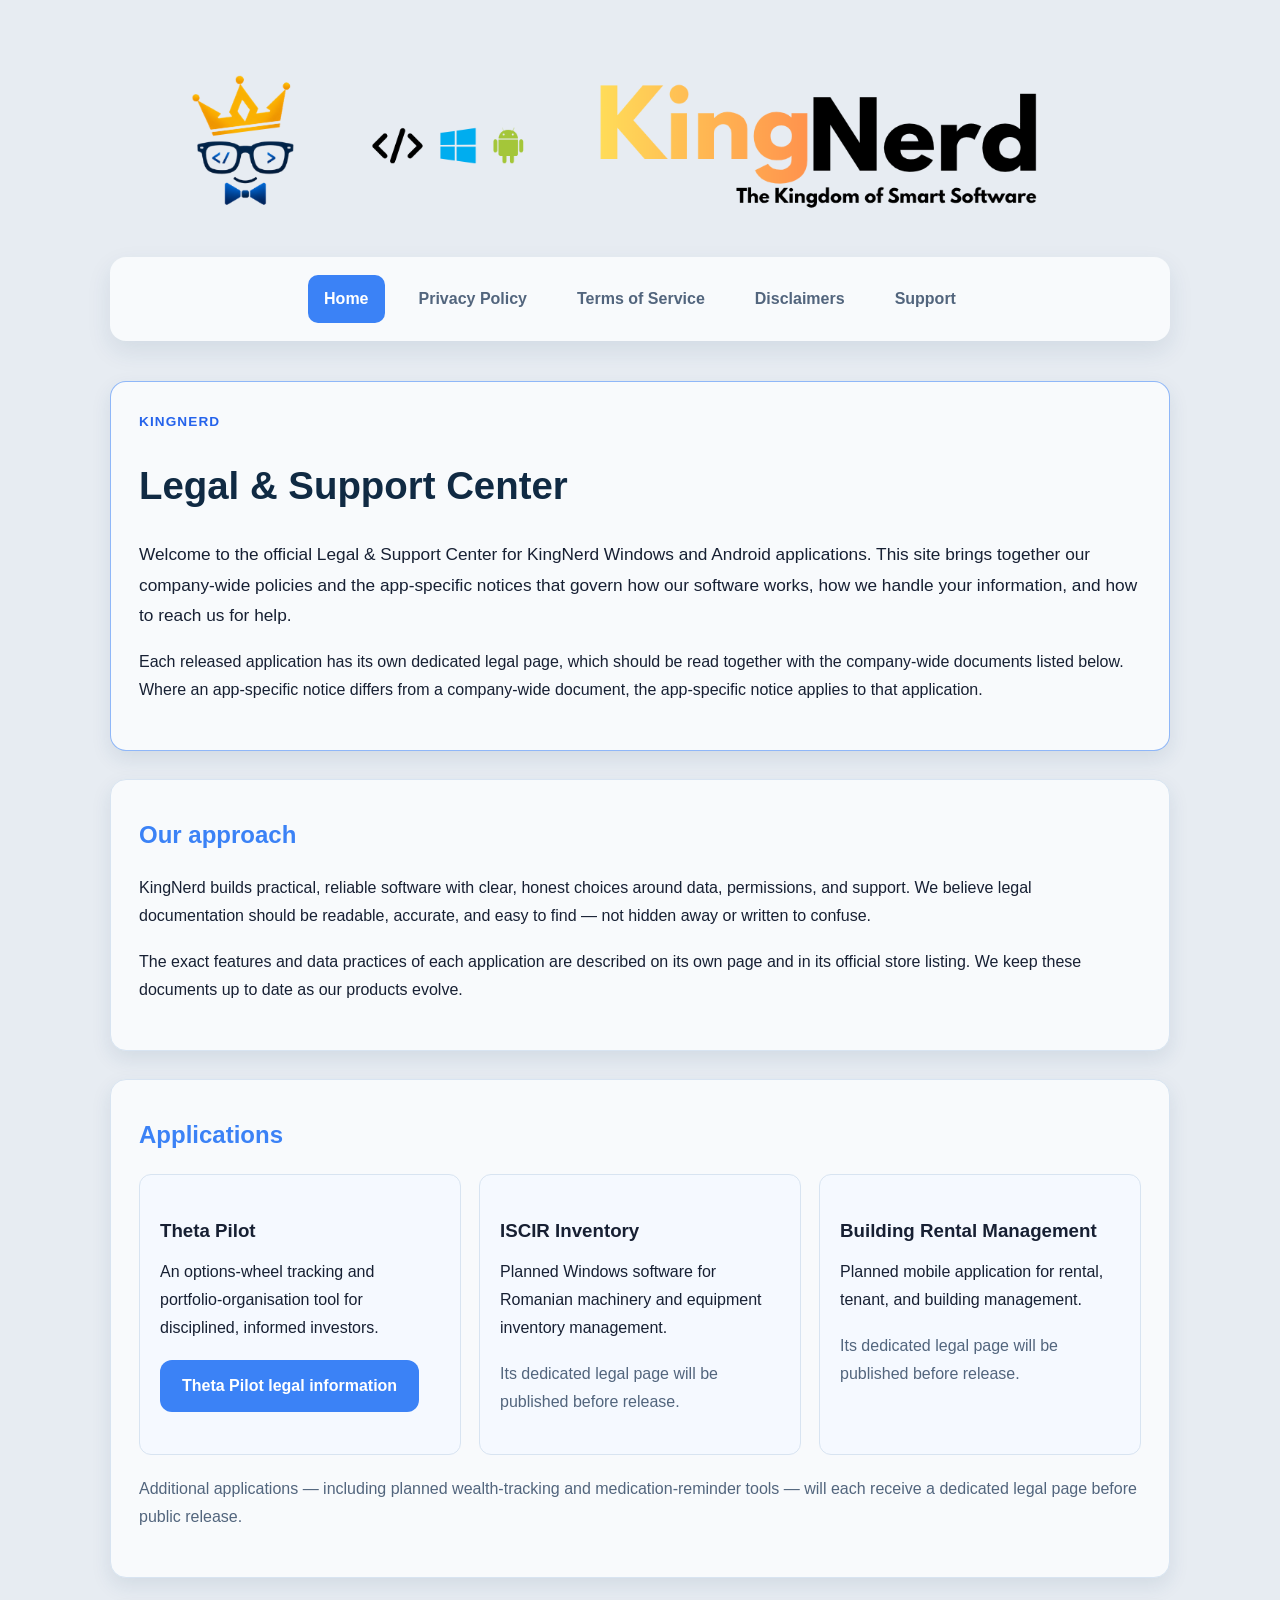
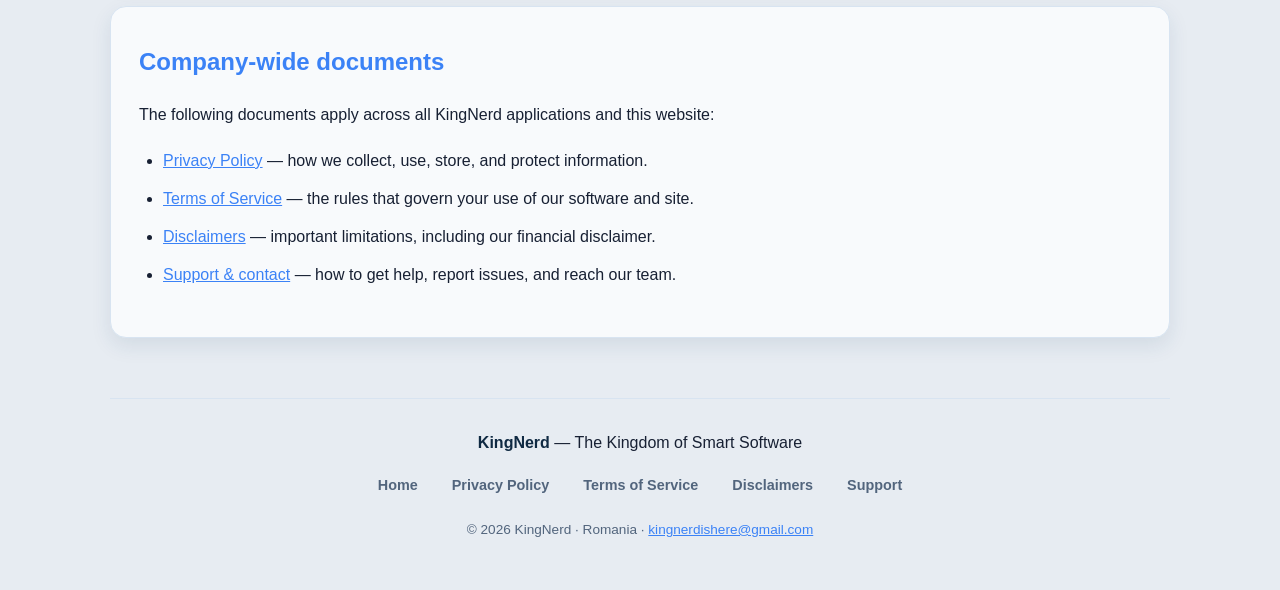
<file: index.html>
<!doctype html>
<html lang="en">

<head>
  <meta charset="utf-8">
  <meta name="viewport" content="width=device-width, initial-scale=1">
  <meta name="description" content="The official Legal &amp; Support Center for KingNerd Windows and Android applications, including privacy, terms, disclaimers, and support.">
  <title>KingNerd | Legal &amp; Support Center</title>
  <link rel="stylesheet" href="css/style.css">
</head>

<body>
  <header class="site-header"><img src="images/Website header design SLIM2.png" alt="KingNerd — Windows and Android applications"></header>
  <nav aria-label="Primary navigation">
    <a aria-current="page" href="index.html">Home</a>
    <a href="privacy.html">Privacy Policy</a>
    <a href="terms.html">Terms of Service</a>
    <a href="disclaimer.html">Disclaimers</a>
    <a href="support.html">Support</a>
  </nav>
  <main>
    <section class="card hero">
      <p class="eyebrow">KingNerd</p>
      <h1>Legal &amp; Support Center</h1>
      <p class="lead">Welcome to the official Legal &amp; Support Center for KingNerd Windows and Android
        applications. This site brings together our company-wide policies and the app-specific notices that
        govern how our software works, how we handle your information, and how to reach us for help.</p>
      <p>Each released application has its own dedicated legal page, which should be read together with the
        company-wide documents listed below. Where an app-specific notice differs from a company-wide document,
        the app-specific notice applies to that application.</p>
    </section>

    <section class="card">
      <h2>Our approach</h2>
      <p>KingNerd builds practical, reliable software with clear, honest choices around data, permissions, and
        support. We believe legal documentation should be readable, accurate, and easy to find — not hidden away
        or written to confuse.</p>
      <p>The exact features and data practices of each application are described on its own page and in its
        official store listing. We keep these documents up to date as our products evolve.</p>
    </section>

    <section class="card">
      <h2>Applications</h2>
      <div class="app-grid">
        <article class="app-card">
          <h3>Theta Pilot</h3>
          <p>An options-wheel tracking and portfolio-organisation tool for disciplined, informed investors.</p>
          <a class="button" href="theta-pilot.html">Theta Pilot legal information</a>
        </article>
        <article class="app-card">
          <h3>ISCIR Inventory</h3>
          <p>Planned Windows software for Romanian machinery and equipment inventory management.</p>
          <p class="muted">Its dedicated legal page will be published before release.</p>
        </article>
        <article class="app-card">
          <h3>Building Rental Management</h3>
          <p>Planned mobile application for rental, tenant, and building management.</p>
          <p class="muted">Its dedicated legal page will be published before release.</p>
        </article>
      </div>
      <p class="muted">Additional applications — including planned wealth-tracking and medication-reminder tools —
        will each receive a dedicated legal page before public release.</p>
    </section>

    <section class="card">
      <h2>Company-wide documents</h2>
      <p>The following documents apply across all KingNerd applications and this website:</p>
      <ul>
        <li><a href="privacy.html">Privacy Policy</a> — how we collect, use, store, and protect information.</li>
        <li><a href="terms.html">Terms of Service</a> — the rules that govern your use of our software and site.</li>
        <li><a href="disclaimer.html">Disclaimers</a> — important limitations, including our financial disclaimer.</li>
        <li><a href="support.html">Support &amp; contact</a> — how to get help, report issues, and reach our team.</li>
      </ul>
    </section>
  </main>

  <footer>
    <p class="footer-brand"><strong>KingNerd</strong> — The Kingdom of Smart Software</p>
    <nav class="footer-nav" aria-label="Footer navigation">
      <a href="index.html">Home</a>
      <a href="privacy.html">Privacy Policy</a>
      <a href="terms.html">Terms of Service</a>
      <a href="disclaimer.html">Disclaimers</a>
      <a href="support.html">Support</a>
    </nav>
    <p class="footer-legal">© 2026 KingNerd · Romania · <a href="mailto:kingnerdishere@gmail.com">kingnerdishere@gmail.com</a></p>
  </footer>
</body>

</html>
</file>
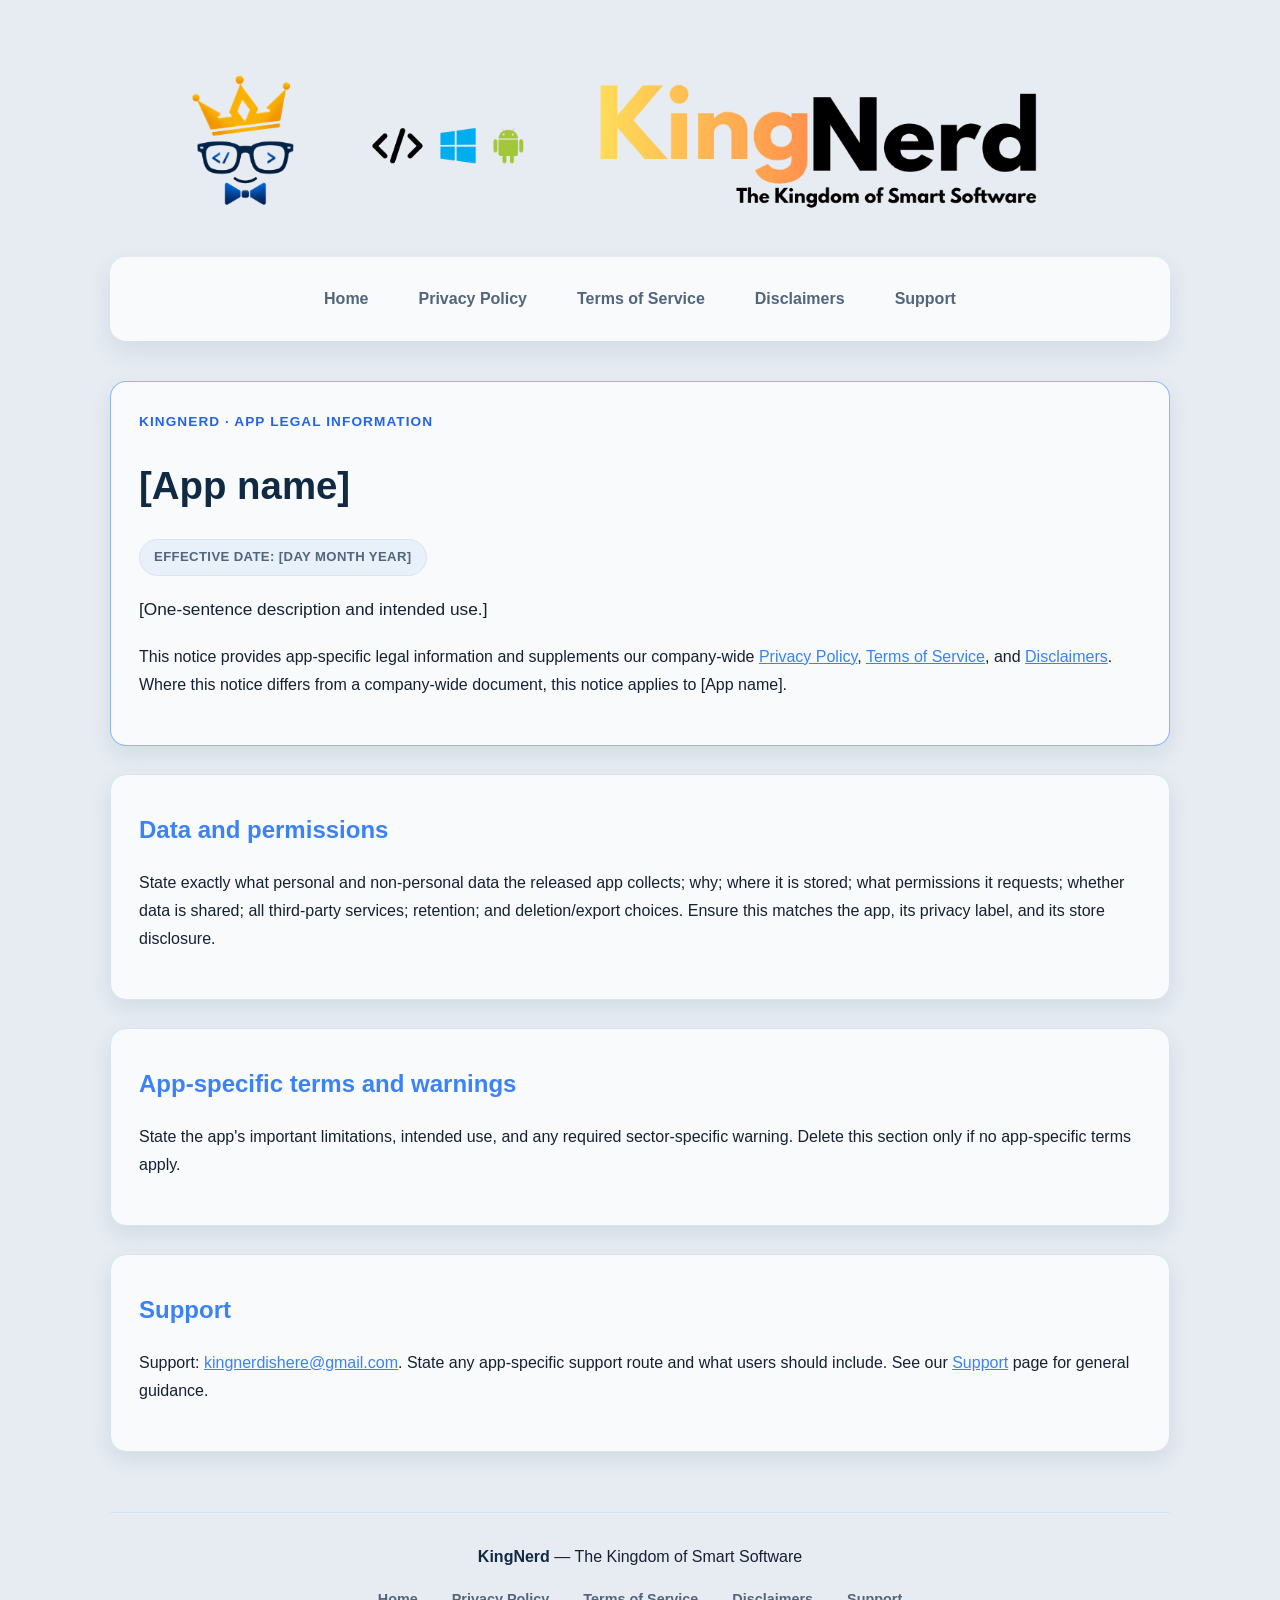
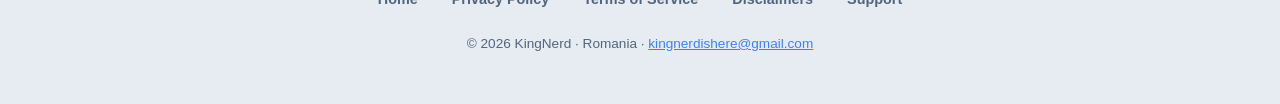
<file: app-template.html>
<!doctype html>
<html lang="en">

<head>
  <meta charset="utf-8">
  <meta name="viewport" content="width=device-width, initial-scale=1">
  <meta name="description" content="[App name] legal information.">
  <title>[App name] | KingNerd</title>
  <link rel="stylesheet" href="css/style.css">
</head>

<body>
  <header class="site-header"><img src="images/Website header design SLIM2.png" alt="KingNerd — Windows and Android applications"></header>
  <nav aria-label="Primary navigation">
    <a href="index.html">Home</a>
    <a href="privacy.html">Privacy Policy</a>
    <a href="terms.html">Terms of Service</a>
    <a href="disclaimer.html">Disclaimers</a>
    <a href="support.html">Support</a>
  </nav>
  <main>
    <section class="card hero">
      <p class="eyebrow">KingNerd · App legal information</p>
      <h1>[App name]</h1>
      <p class="doc-meta">Effective date: [day month year]</p>
      <p class="lead">[One-sentence description and intended use.]</p>
      <p>This notice provides app-specific legal information and supplements our company-wide
        <a href="privacy.html">Privacy Policy</a>, <a href="terms.html">Terms of Service</a>, and
        <a href="disclaimer.html">Disclaimers</a>. Where this notice differs from a company-wide document, this
        notice applies to [App name].</p>
    </section>

    <section class="card">
      <h2>Data and permissions</h2>
      <p>State exactly what personal and non-personal data the released app collects; why; where it is stored; what
        permissions it requests; whether data is shared; all third-party services; retention; and deletion/export
        choices. Ensure this matches the app, its privacy label, and its store disclosure.</p>
    </section>

    <section class="card">
      <h2>App-specific terms and warnings</h2>
      <p>State the app's important limitations, intended use, and any required sector-specific warning. Delete this
        section only if no app-specific terms apply.</p>
    </section>

    <section class="card">
      <h2>Support</h2>
      <p>Support: <a href="mailto:kingnerdishere@gmail.com?subject=[App%20name]%20Support">kingnerdishere@gmail.com</a>.
        State any app-specific support route and what users should include. See our
        <a href="support.html">Support</a> page for general guidance.</p>
    </section>
  </main>

  <footer>
    <p class="footer-brand"><strong>KingNerd</strong> — The Kingdom of Smart Software</p>
    <nav class="footer-nav" aria-label="Footer navigation">
      <a href="index.html">Home</a>
      <a href="privacy.html">Privacy Policy</a>
      <a href="terms.html">Terms of Service</a>
      <a href="disclaimer.html">Disclaimers</a>
      <a href="support.html">Support</a>
    </nav>
    <p class="footer-legal">© 2026 KingNerd · Romania · <a href="mailto:kingnerdishere@gmail.com">kingnerdishere@gmail.com</a></p>
  </footer>
</body>

</html>
</file>
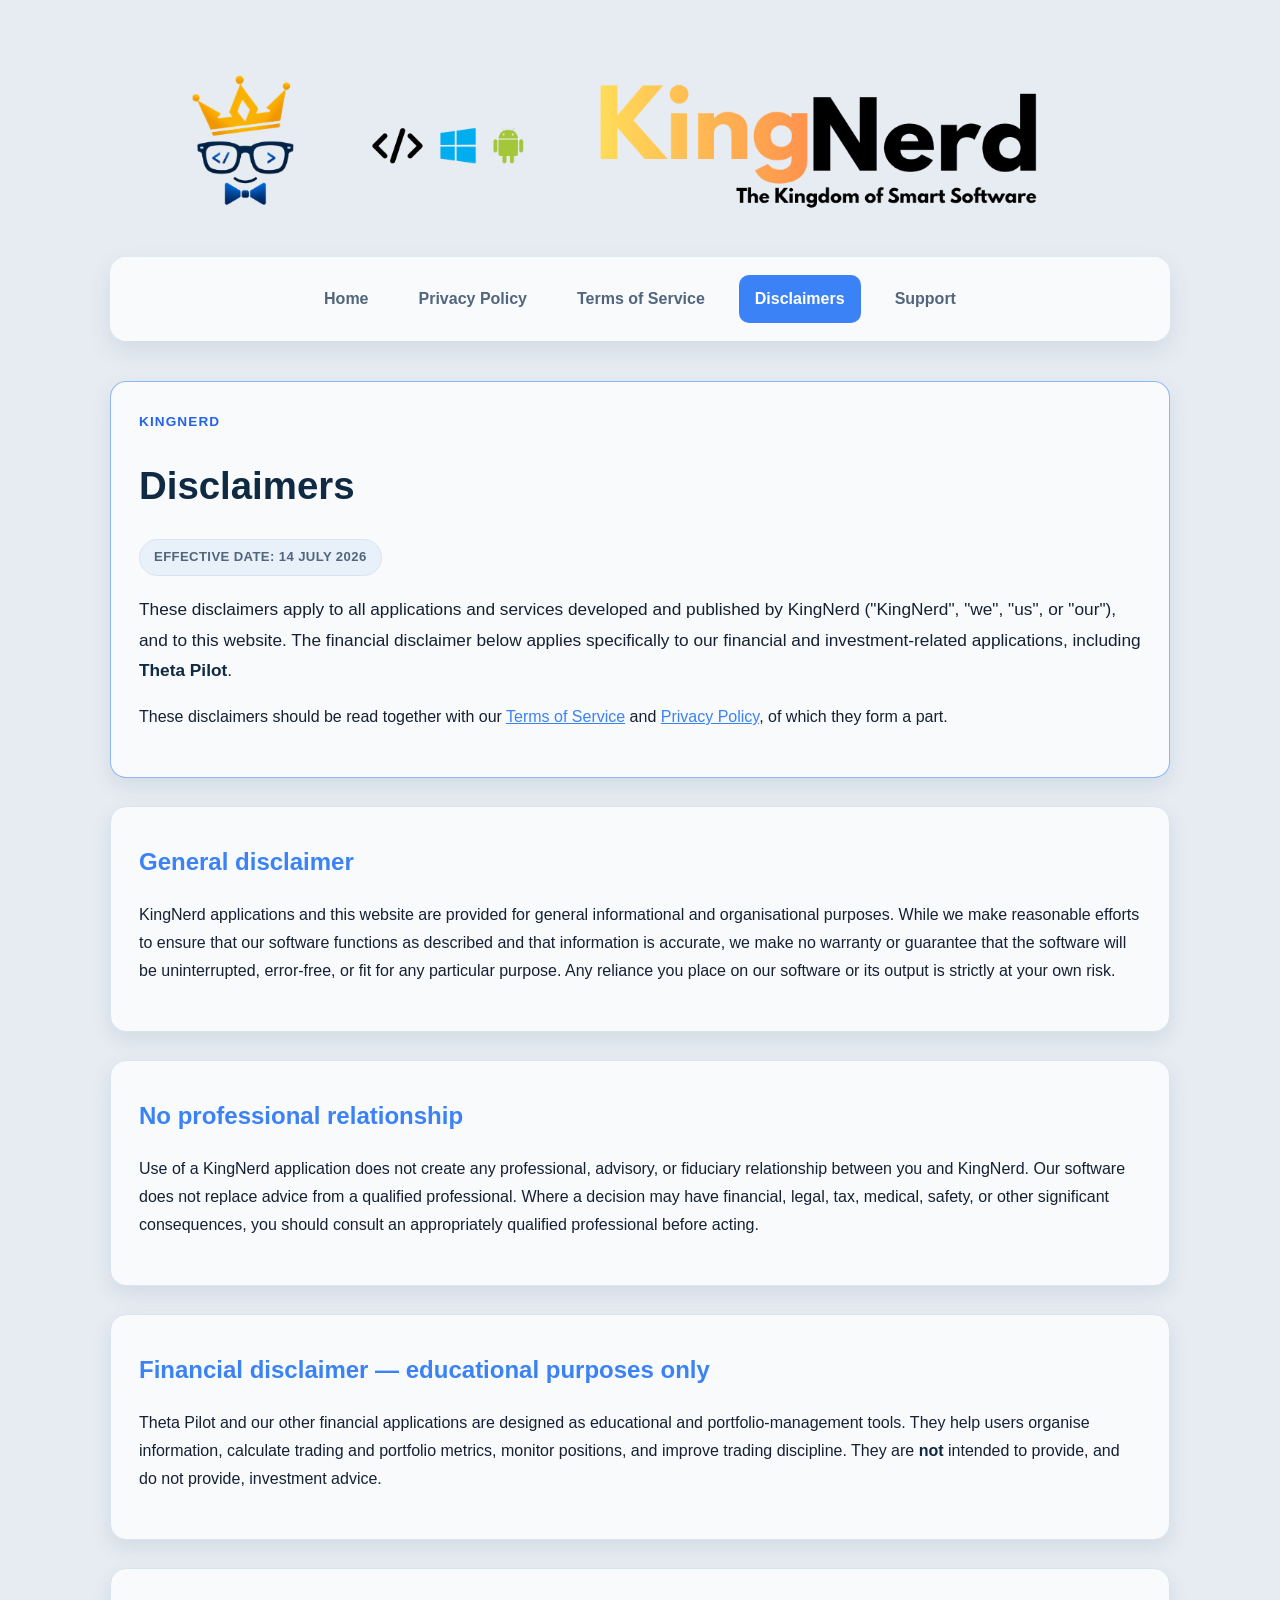
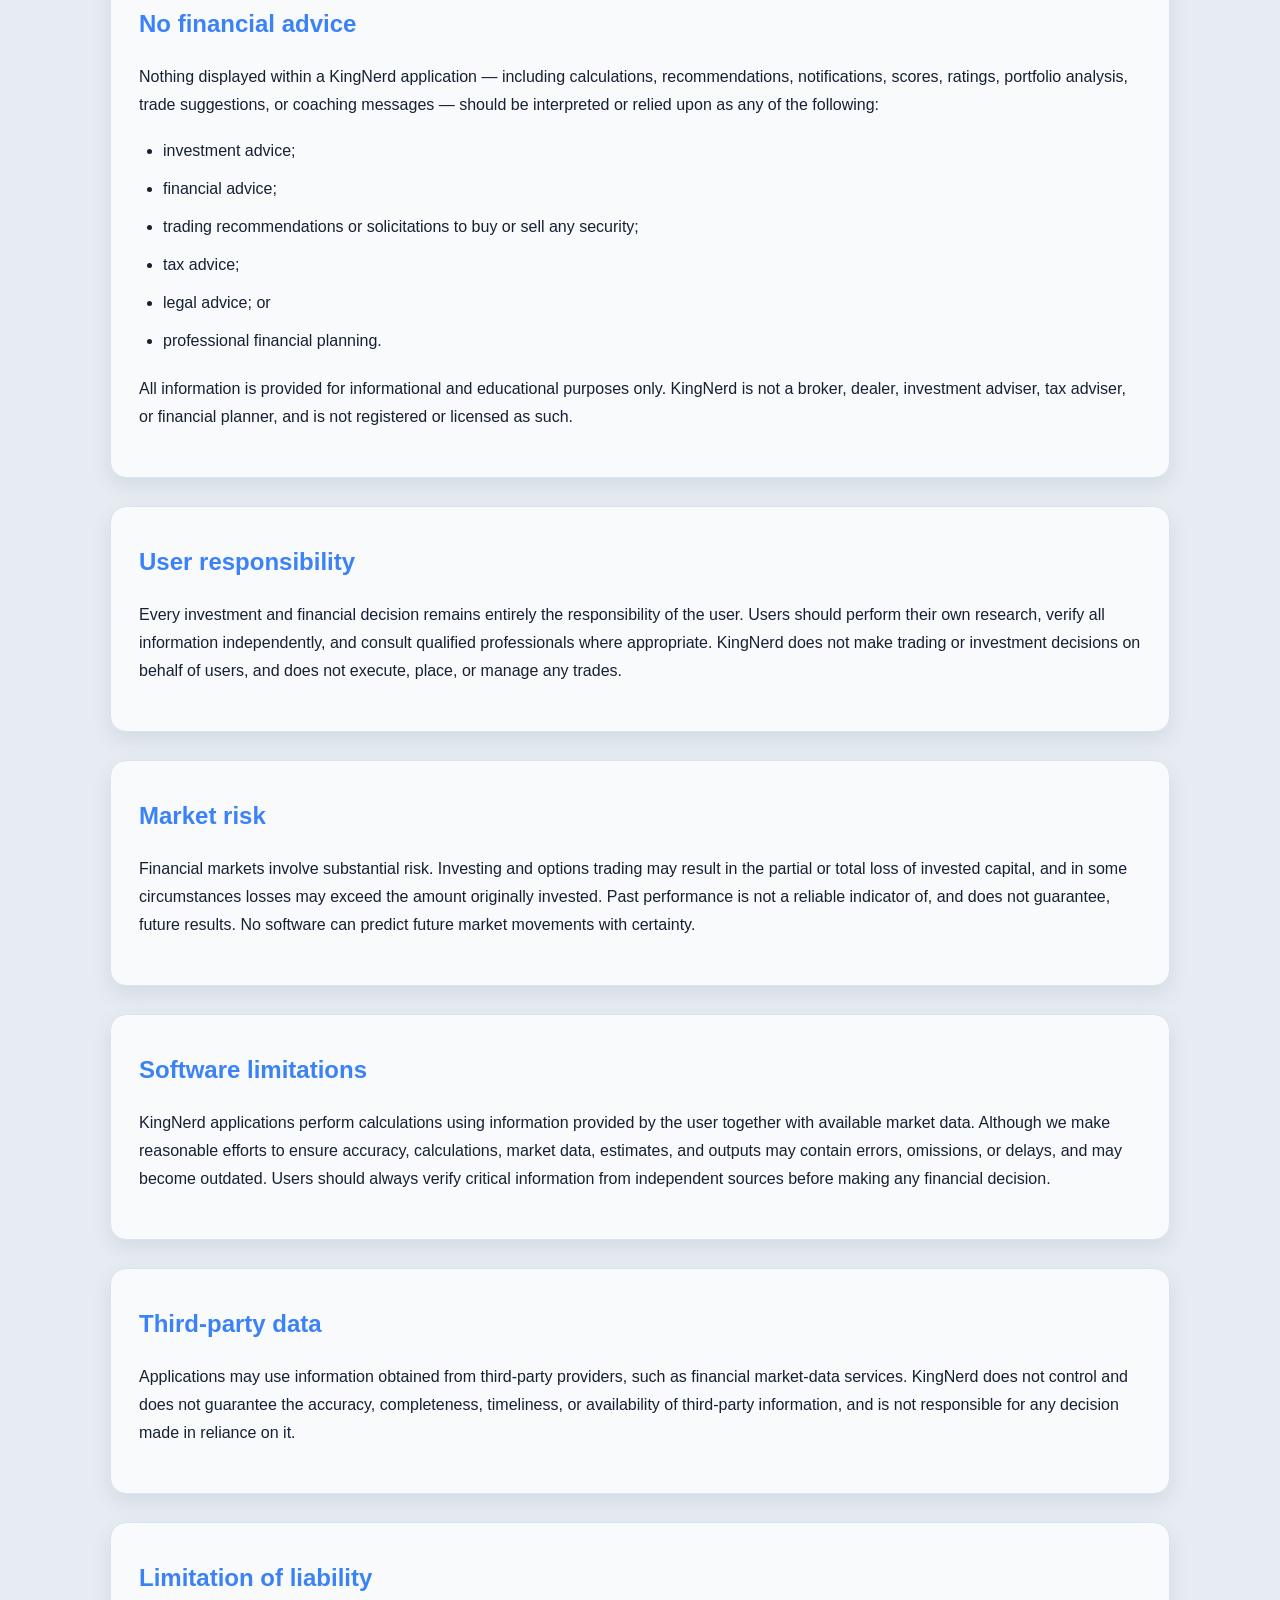
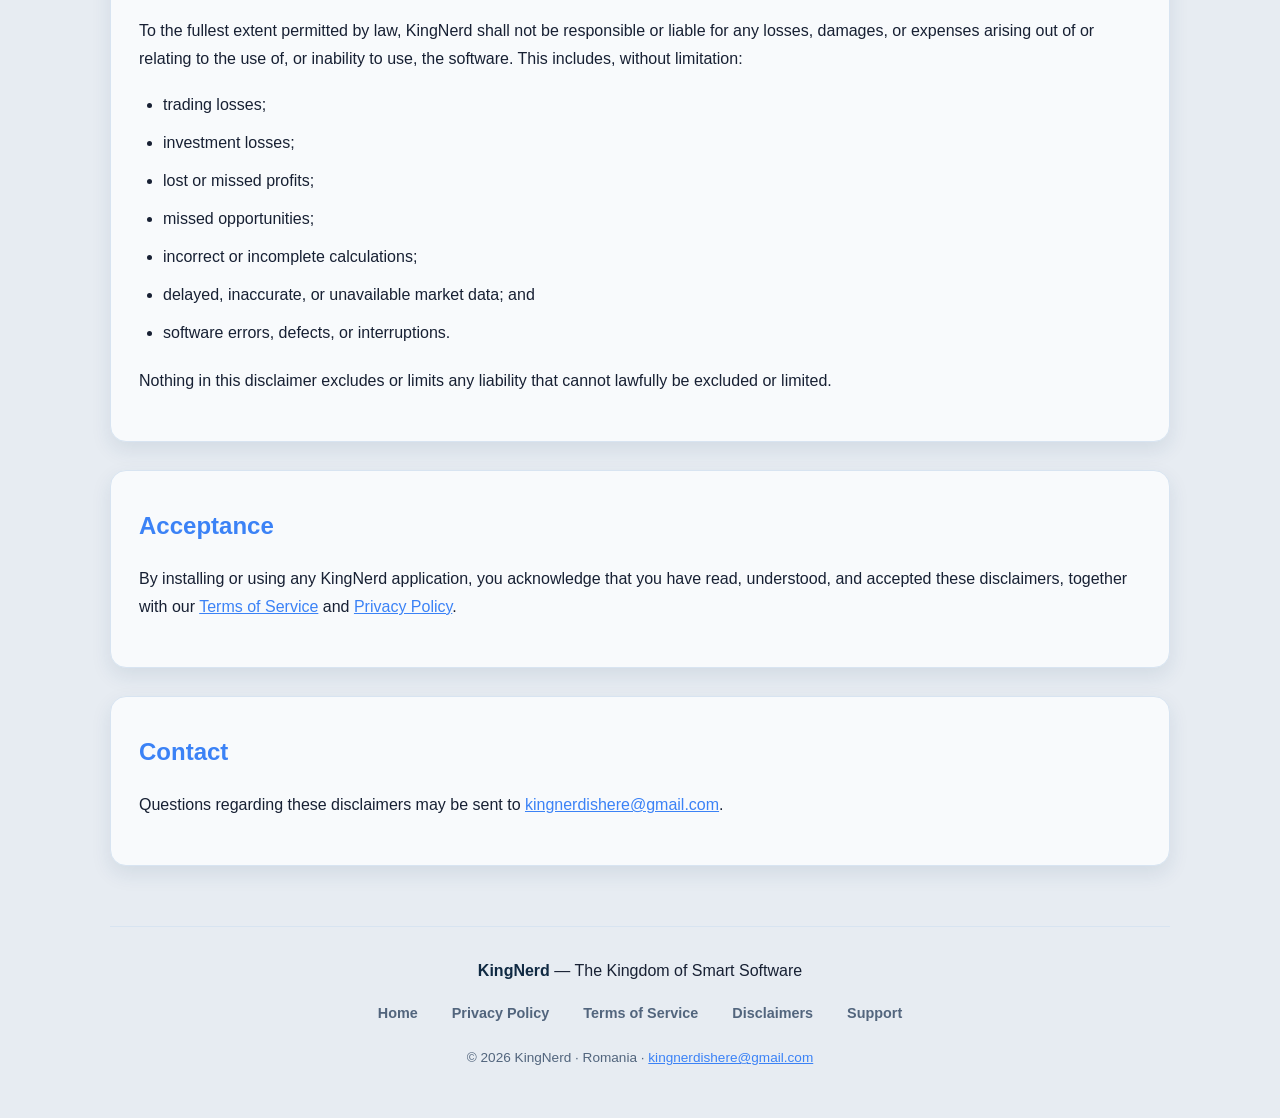
<file: disclaimer.html>
<!doctype html>
<html lang="en">

<head>
  <meta charset="utf-8">
  <meta name="viewport" content="width=device-width, initial-scale=1">
  <meta name="description" content="KingNerd Disclaimers, including our general disclaimer and financial disclaimer for investment-related applications such as Theta Pilot.">
  <title>Disclaimers | KingNerd</title>
  <link rel="stylesheet" href="css/style.css">
</head>

<body>
  <header class="site-header"><img src="images/Website header design SLIM2.png" alt="KingNerd — Windows and Android applications"></header>
  <nav aria-label="Primary navigation">
    <a href="index.html">Home</a>
    <a href="privacy.html">Privacy Policy</a>
    <a href="terms.html">Terms of Service</a>
    <a aria-current="page" href="disclaimer.html">Disclaimers</a>
    <a href="support.html">Support</a>
  </nav>
  <main>
    <section class="card hero">
      <p class="eyebrow">KingNerd</p>
      <h1>Disclaimers</h1>
      <p class="doc-meta">Effective date: 14 July 2026</p>
      <p class="lead">These disclaimers apply to all applications and services developed and published by KingNerd
        ("KingNerd", "we", "us", or "our"), and to this website. The financial disclaimer below applies specifically
        to our financial and investment-related applications, including <strong>Theta Pilot</strong>.</p>
      <p>These disclaimers should be read together with our <a href="terms.html">Terms of Service</a> and
        <a href="privacy.html">Privacy Policy</a>, of which they form a part.</p>
    </section>

    <section class="card">
      <h2>General disclaimer</h2>
      <p>KingNerd applications and this website are provided for general informational and organisational purposes.
        While we make reasonable efforts to ensure that our software functions as described and that information is
        accurate, we make no warranty or guarantee that the software will be uninterrupted, error-free, or fit for
        any particular purpose. Any reliance you place on our software or its output is strictly at your own risk.</p>
    </section>

    <section class="card">
      <h2>No professional relationship</h2>
      <p>Use of a KingNerd application does not create any professional, advisory, or fiduciary relationship between
        you and KingNerd. Our software does not replace advice from a qualified professional. Where a decision may
        have financial, legal, tax, medical, safety, or other significant consequences, you should consult an
        appropriately qualified professional before acting.</p>
    </section>

    <section class="card">
      <h2>Financial disclaimer — educational purposes only</h2>
      <p>Theta Pilot and our other financial applications are designed as educational and portfolio-management
        tools. They help users organise information, calculate trading and portfolio metrics, monitor positions,
        and improve trading discipline. They are <strong>not</strong> intended to provide, and do not provide,
        investment advice.</p>
    </section>

    <section class="card">
      <h2>No financial advice</h2>
      <p>Nothing displayed within a KingNerd application — including calculations, recommendations, notifications,
        scores, ratings, portfolio analysis, trade suggestions, or coaching messages — should be interpreted or
        relied upon as any of the following:</p>
      <ul>
        <li>investment advice;</li>
        <li>financial advice;</li>
        <li>trading recommendations or solicitations to buy or sell any security;</li>
        <li>tax advice;</li>
        <li>legal advice; or</li>
        <li>professional financial planning.</li>
      </ul>
      <p>All information is provided for informational and educational purposes only. KingNerd is not a broker,
        dealer, investment adviser, tax adviser, or financial planner, and is not registered or licensed as such.</p>
    </section>

    <section class="card">
      <h2>User responsibility</h2>
      <p>Every investment and financial decision remains entirely the responsibility of the user. Users should
        perform their own research, verify all information independently, and consult qualified professionals where
        appropriate. KingNerd does not make trading or investment decisions on behalf of users, and does not
        execute, place, or manage any trades.</p>
    </section>

    <section class="card">
      <h2>Market risk</h2>
      <p>Financial markets involve substantial risk. Investing and options trading may result in the partial or
        total loss of invested capital, and in some circumstances losses may exceed the amount originally invested.
        Past performance is not a reliable indicator of, and does not guarantee, future results. No software can
        predict future market movements with certainty.</p>
    </section>

    <section class="card">
      <h2>Software limitations</h2>
      <p>KingNerd applications perform calculations using information provided by the user together with available
        market data. Although we make reasonable efforts to ensure accuracy, calculations, market data, estimates,
        and outputs may contain errors, omissions, or delays, and may become outdated. Users should always verify
        critical information from independent sources before making any financial decision.</p>
    </section>

    <section class="card">
      <h2>Third-party data</h2>
      <p>Applications may use information obtained from third-party providers, such as financial market-data
        services. KingNerd does not control and does not guarantee the accuracy, completeness, timeliness, or
        availability of third-party information, and is not responsible for any decision made in reliance on it.</p>
    </section>

    <section class="card">
      <h2>Limitation of liability</h2>
      <p>To the fullest extent permitted by law, KingNerd shall not be responsible or liable for any losses,
        damages, or expenses arising out of or relating to the use of, or inability to use, the software. This
        includes, without limitation:</p>
      <ul>
        <li>trading losses;</li>
        <li>investment losses;</li>
        <li>lost or missed profits;</li>
        <li>missed opportunities;</li>
        <li>incorrect or incomplete calculations;</li>
        <li>delayed, inaccurate, or unavailable market data; and</li>
        <li>software errors, defects, or interruptions.</li>
      </ul>
      <p>Nothing in this disclaimer excludes or limits any liability that cannot lawfully be excluded or limited.</p>
    </section>

    <section class="card">
      <h2>Acceptance</h2>
      <p>By installing or using any KingNerd application, you acknowledge that you have read, understood, and
        accepted these disclaimers, together with our <a href="terms.html">Terms of Service</a> and
        <a href="privacy.html">Privacy Policy</a>.</p>
    </section>

    <section class="card">
      <h2>Contact</h2>
      <p>Questions regarding these disclaimers may be sent to
        <a href="mailto:kingnerdishere@gmail.com">kingnerdishere@gmail.com</a>.</p>
    </section>
  </main>

  <footer>
    <p class="footer-brand"><strong>KingNerd</strong> — The Kingdom of Smart Software</p>
    <nav class="footer-nav" aria-label="Footer navigation">
      <a href="index.html">Home</a>
      <a href="privacy.html">Privacy Policy</a>
      <a href="terms.html">Terms of Service</a>
      <a href="disclaimer.html">Disclaimers</a>
      <a href="support.html">Support</a>
    </nav>
    <p class="footer-legal">© 2026 KingNerd · Romania · <a href="mailto:kingnerdishere@gmail.com">kingnerdishere@gmail.com</a></p>
  </footer>
</body>

</html>
</file>
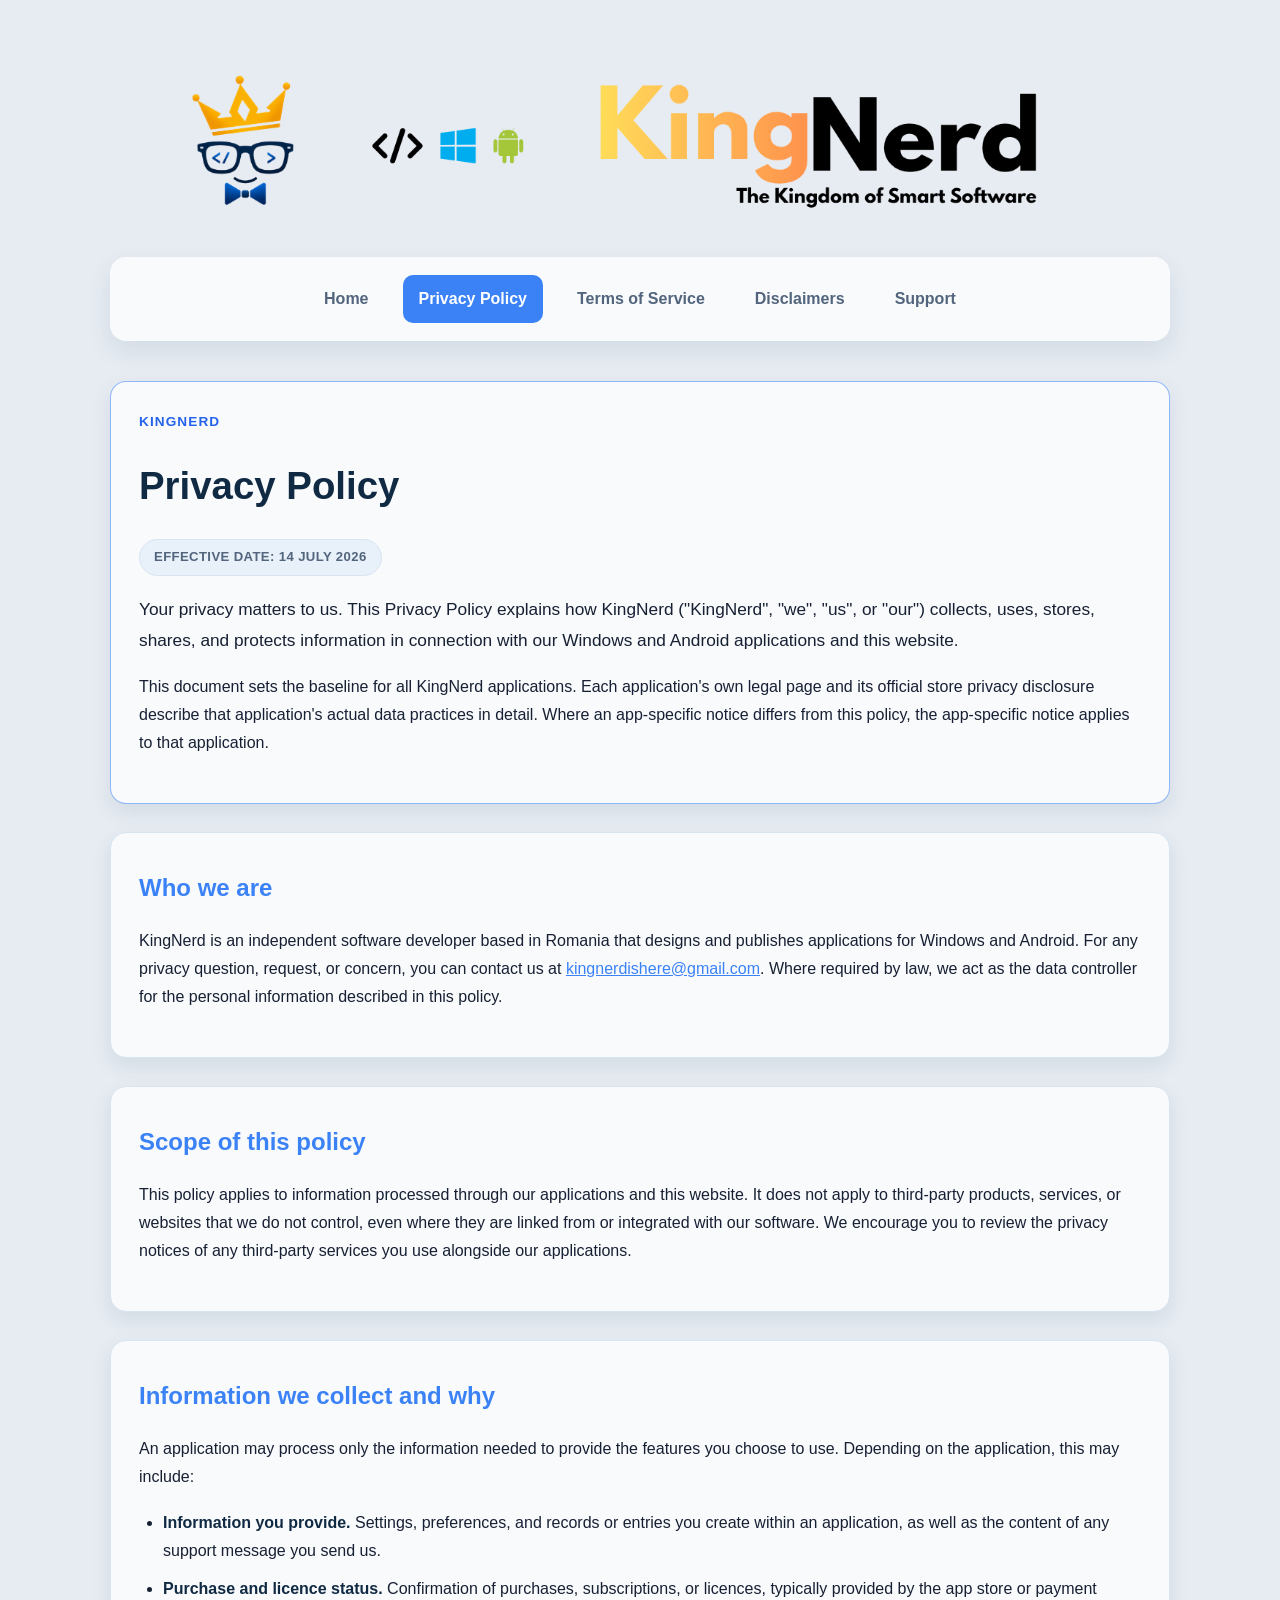
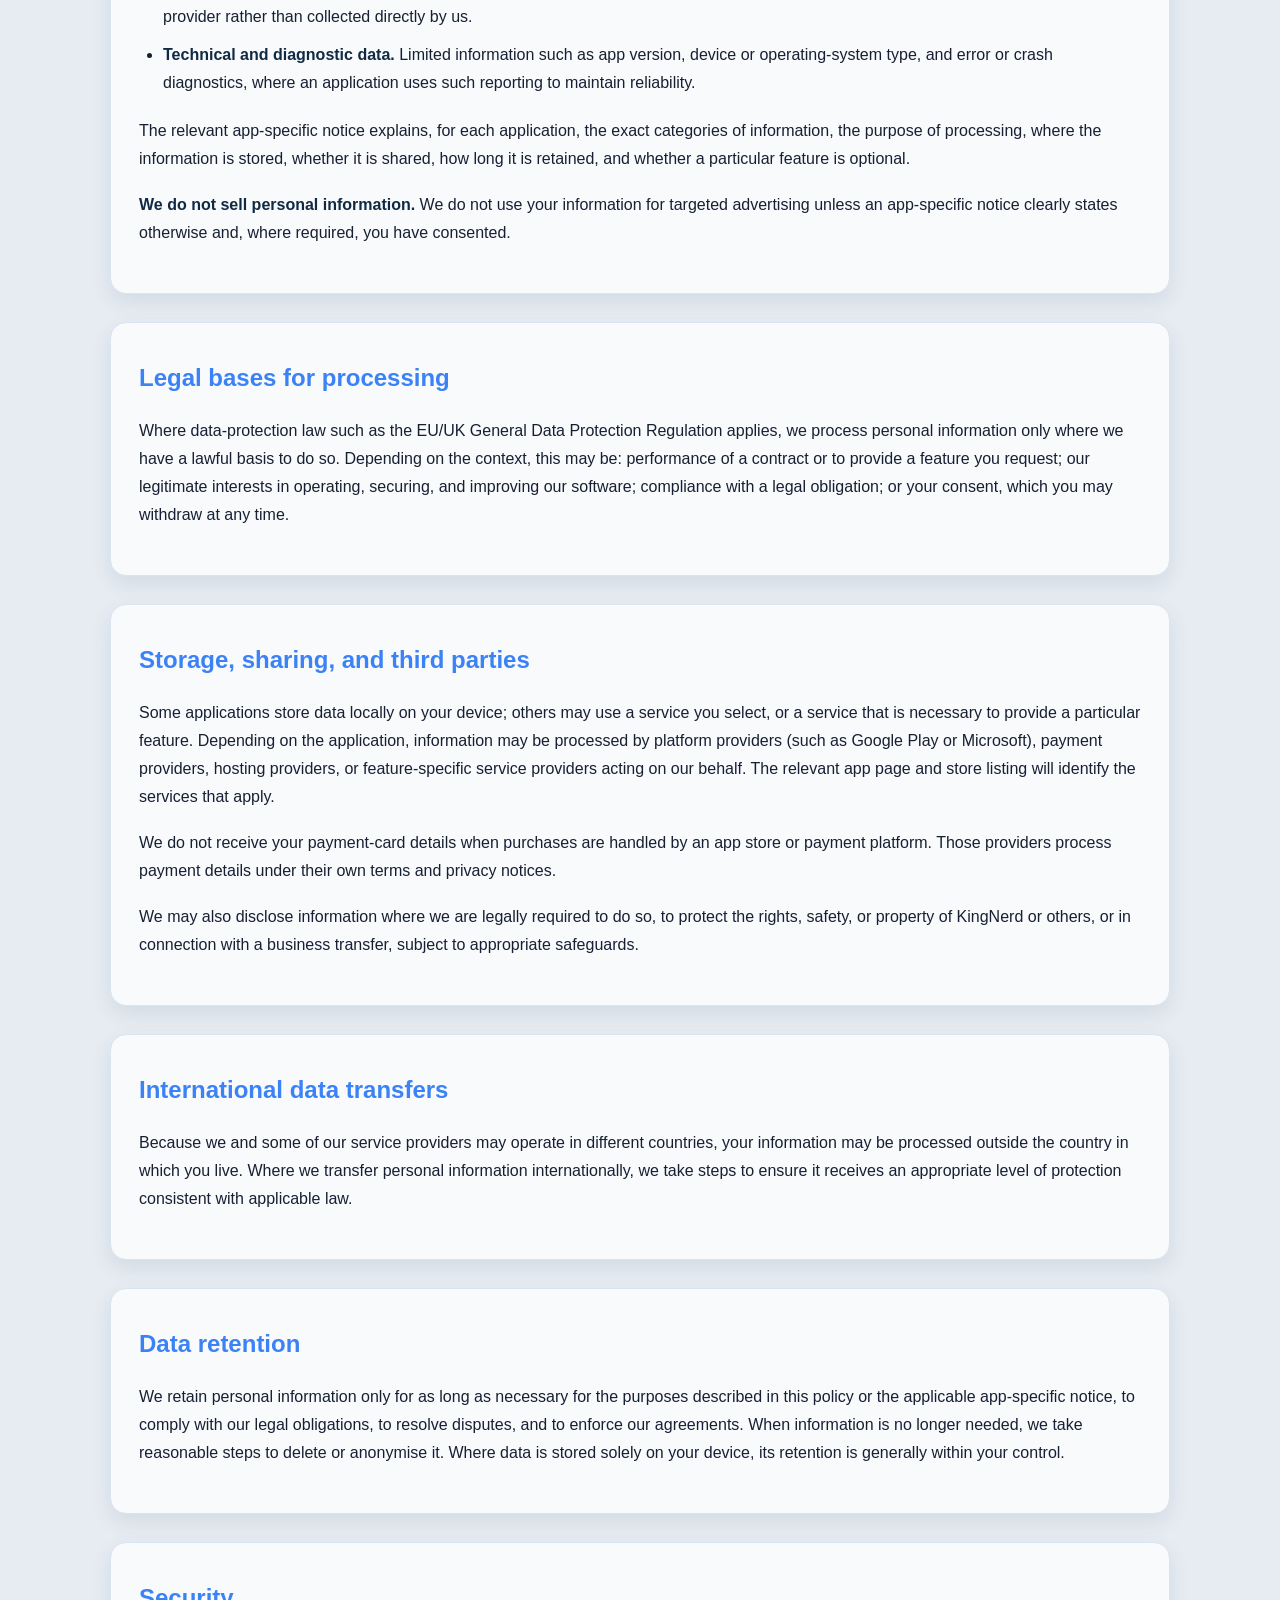
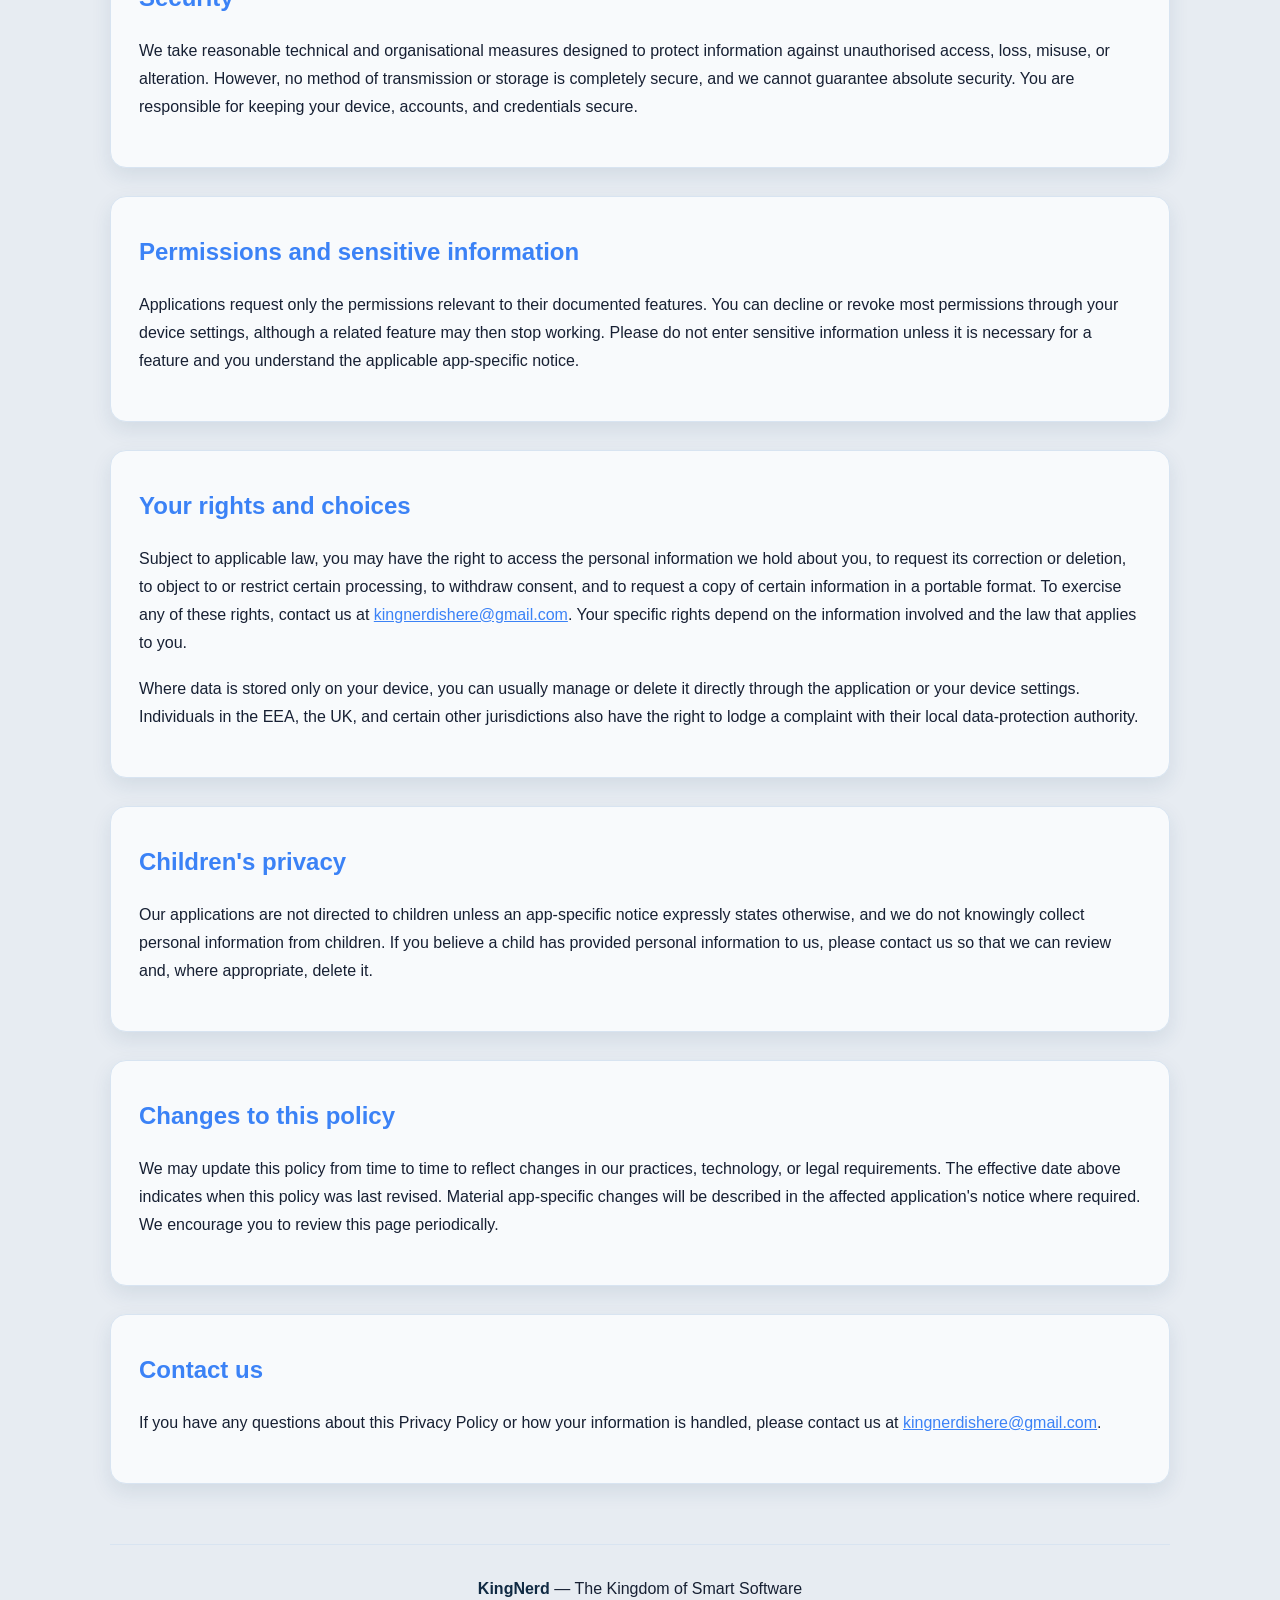
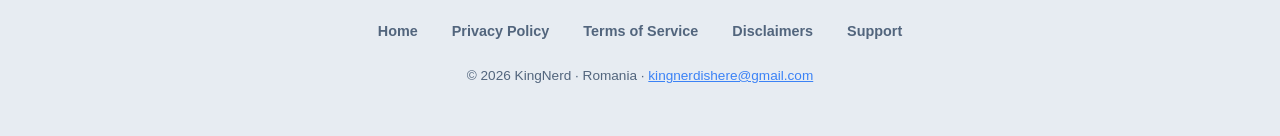
<file: privacy.html>
<!doctype html>
<html lang="en">

<head>
  <meta charset="utf-8">
  <meta name="viewport" content="width=device-width, initial-scale=1">
  <meta name="description" content="The KingNerd Privacy Policy: how we collect, use, store, share, and protect information across our Windows and Android applications.">
  <title>Privacy Policy | KingNerd</title>
  <link rel="stylesheet" href="css/style.css">
</head>

<body>
  <header class="site-header"><img src="images/Website header design SLIM2.png" alt="KingNerd — Windows and Android applications"></header>
  <nav aria-label="Primary navigation">
    <a href="index.html">Home</a>
    <a aria-current="page" href="privacy.html">Privacy Policy</a>
    <a href="terms.html">Terms of Service</a>
    <a href="disclaimer.html">Disclaimers</a>
    <a href="support.html">Support</a>
  </nav>
  <main>
    <section class="card hero">
      <p class="eyebrow">KingNerd</p>
      <h1>Privacy Policy</h1>
      <p class="doc-meta">Effective date: 14 July 2026</p>
      <p class="lead">Your privacy matters to us. This Privacy Policy explains how KingNerd ("KingNerd", "we",
        "us", or "our") collects, uses, stores, shares, and protects information in connection with our Windows
        and Android applications and this website.</p>
      <p>This document sets the baseline for all KingNerd applications. Each application's own legal page and its
        official store privacy disclosure describe that application's actual data practices in detail. Where an
        app-specific notice differs from this policy, the app-specific notice applies to that application.</p>
    </section>

    <section class="card">
      <h2>Who we are</h2>
      <p>KingNerd is an independent software developer based in Romania that designs and publishes applications for
        Windows and Android. For any privacy question, request, or concern, you can contact us at
        <a href="mailto:kingnerdishere@gmail.com">kingnerdishere@gmail.com</a>. Where required by law, we act as
        the data controller for the personal information described in this policy.</p>
    </section>

    <section class="card">
      <h2>Scope of this policy</h2>
      <p>This policy applies to information processed through our applications and this website. It does not apply
        to third-party products, services, or websites that we do not control, even where they are linked from or
        integrated with our software. We encourage you to review the privacy notices of any third-party services
        you use alongside our applications.</p>
    </section>

    <section class="card">
      <h2>Information we collect and why</h2>
      <p>An application may process only the information needed to provide the features you choose to use. Depending
        on the application, this may include:</p>
      <ul>
        <li><strong>Information you provide.</strong> Settings, preferences, and records or entries you create
          within an application, as well as the content of any support message you send us.</li>
        <li><strong>Purchase and licence status.</strong> Confirmation of purchases, subscriptions, or licences,
          typically provided by the app store or payment provider rather than collected directly by us.</li>
        <li><strong>Technical and diagnostic data.</strong> Limited information such as app version, device or
          operating-system type, and error or crash diagnostics, where an application uses such reporting to
          maintain reliability.</li>
      </ul>
      <p>The relevant app-specific notice explains, for each application, the exact categories of information, the
        purpose of processing, where the information is stored, whether it is shared, how long it is retained, and
        whether a particular feature is optional.</p>
      <p><strong>We do not sell personal information.</strong> We do not use your information for targeted
        advertising unless an app-specific notice clearly states otherwise and, where required, you have consented.</p>
    </section>

    <section class="card">
      <h2>Legal bases for processing</h2>
      <p>Where data-protection law such as the EU/UK General Data Protection Regulation applies, we process personal
        information only where we have a lawful basis to do so. Depending on the context, this may be: performance
        of a contract or to provide a feature you request; our legitimate interests in operating, securing, and
        improving our software; compliance with a legal obligation; or your consent, which you may withdraw at any
        time.</p>
    </section>

    <section class="card">
      <h2>Storage, sharing, and third parties</h2>
      <p>Some applications store data locally on your device; others may use a service you select, or a service
        that is necessary to provide a particular feature. Depending on the application, information may be
        processed by platform providers (such as Google Play or Microsoft), payment providers, hosting providers,
        or feature-specific service providers acting on our behalf. The relevant app page and store listing will
        identify the services that apply.</p>
      <p>We do not receive your payment-card details when purchases are handled by an app store or payment platform.
        Those providers process payment details under their own terms and privacy notices.</p>
      <p>We may also disclose information where we are legally required to do so, to protect the rights, safety, or
        property of KingNerd or others, or in connection with a business transfer, subject to appropriate
        safeguards.</p>
    </section>

    <section class="card">
      <h2>International data transfers</h2>
      <p>Because we and some of our service providers may operate in different countries, your information may be
        processed outside the country in which you live. Where we transfer personal information internationally, we
        take steps to ensure it receives an appropriate level of protection consistent with applicable law.</p>
    </section>

    <section class="card">
      <h2>Data retention</h2>
      <p>We retain personal information only for as long as necessary for the purposes described in this policy or
        the applicable app-specific notice, to comply with our legal obligations, to resolve disputes, and to
        enforce our agreements. When information is no longer needed, we take reasonable steps to delete or
        anonymise it. Where data is stored solely on your device, its retention is generally within your control.</p>
    </section>

    <section class="card">
      <h2>Security</h2>
      <p>We take reasonable technical and organisational measures designed to protect information against
        unauthorised access, loss, misuse, or alteration. However, no method of transmission or storage is
        completely secure, and we cannot guarantee absolute security. You are responsible for keeping your device,
        accounts, and credentials secure.</p>
    </section>

    <section class="card">
      <h2>Permissions and sensitive information</h2>
      <p>Applications request only the permissions relevant to their documented features. You can decline or revoke
        most permissions through your device settings, although a related feature may then stop working. Please do
        not enter sensitive information unless it is necessary for a feature and you understand the applicable
        app-specific notice.</p>
    </section>

    <section class="card">
      <h2>Your rights and choices</h2>
      <p>Subject to applicable law, you may have the right to access the personal information we hold about you, to
        request its correction or deletion, to object to or restrict certain processing, to withdraw consent, and
        to request a copy of certain information in a portable format. To exercise any of these rights, contact us
        at <a href="mailto:kingnerdishere@gmail.com">kingnerdishere@gmail.com</a>. Your specific rights depend on
        the information involved and the law that applies to you.</p>
      <p>Where data is stored only on your device, you can usually manage or delete it directly through the
        application or your device settings. Individuals in the EEA, the UK, and certain other jurisdictions also
        have the right to lodge a complaint with their local data-protection authority.</p>
    </section>

    <section class="card">
      <h2>Children's privacy</h2>
      <p>Our applications are not directed to children unless an app-specific notice expressly states otherwise, and
        we do not knowingly collect personal information from children. If you believe a child has provided personal
        information to us, please contact us so that we can review and, where appropriate, delete it.</p>
    </section>

    <section class="card">
      <h2>Changes to this policy</h2>
      <p>We may update this policy from time to time to reflect changes in our practices, technology, or legal
        requirements. The effective date above indicates when this policy was last revised. Material app-specific
        changes will be described in the affected application's notice where required. We encourage you to review
        this page periodically.</p>
    </section>

    <section class="card">
      <h2>Contact us</h2>
      <p>If you have any questions about this Privacy Policy or how your information is handled, please contact us
        at <a href="mailto:kingnerdishere@gmail.com">kingnerdishere@gmail.com</a>.</p>
    </section>
  </main>

  <footer>
    <p class="footer-brand"><strong>KingNerd</strong> — The Kingdom of Smart Software</p>
    <nav class="footer-nav" aria-label="Footer navigation">
      <a href="index.html">Home</a>
      <a href="privacy.html">Privacy Policy</a>
      <a href="terms.html">Terms of Service</a>
      <a href="disclaimer.html">Disclaimers</a>
      <a href="support.html">Support</a>
    </nav>
    <p class="footer-legal">© 2026 KingNerd · Romania · <a href="mailto:kingnerdishere@gmail.com">kingnerdishere@gmail.com</a></p>
  </footer>
</body>

</html>
</file>
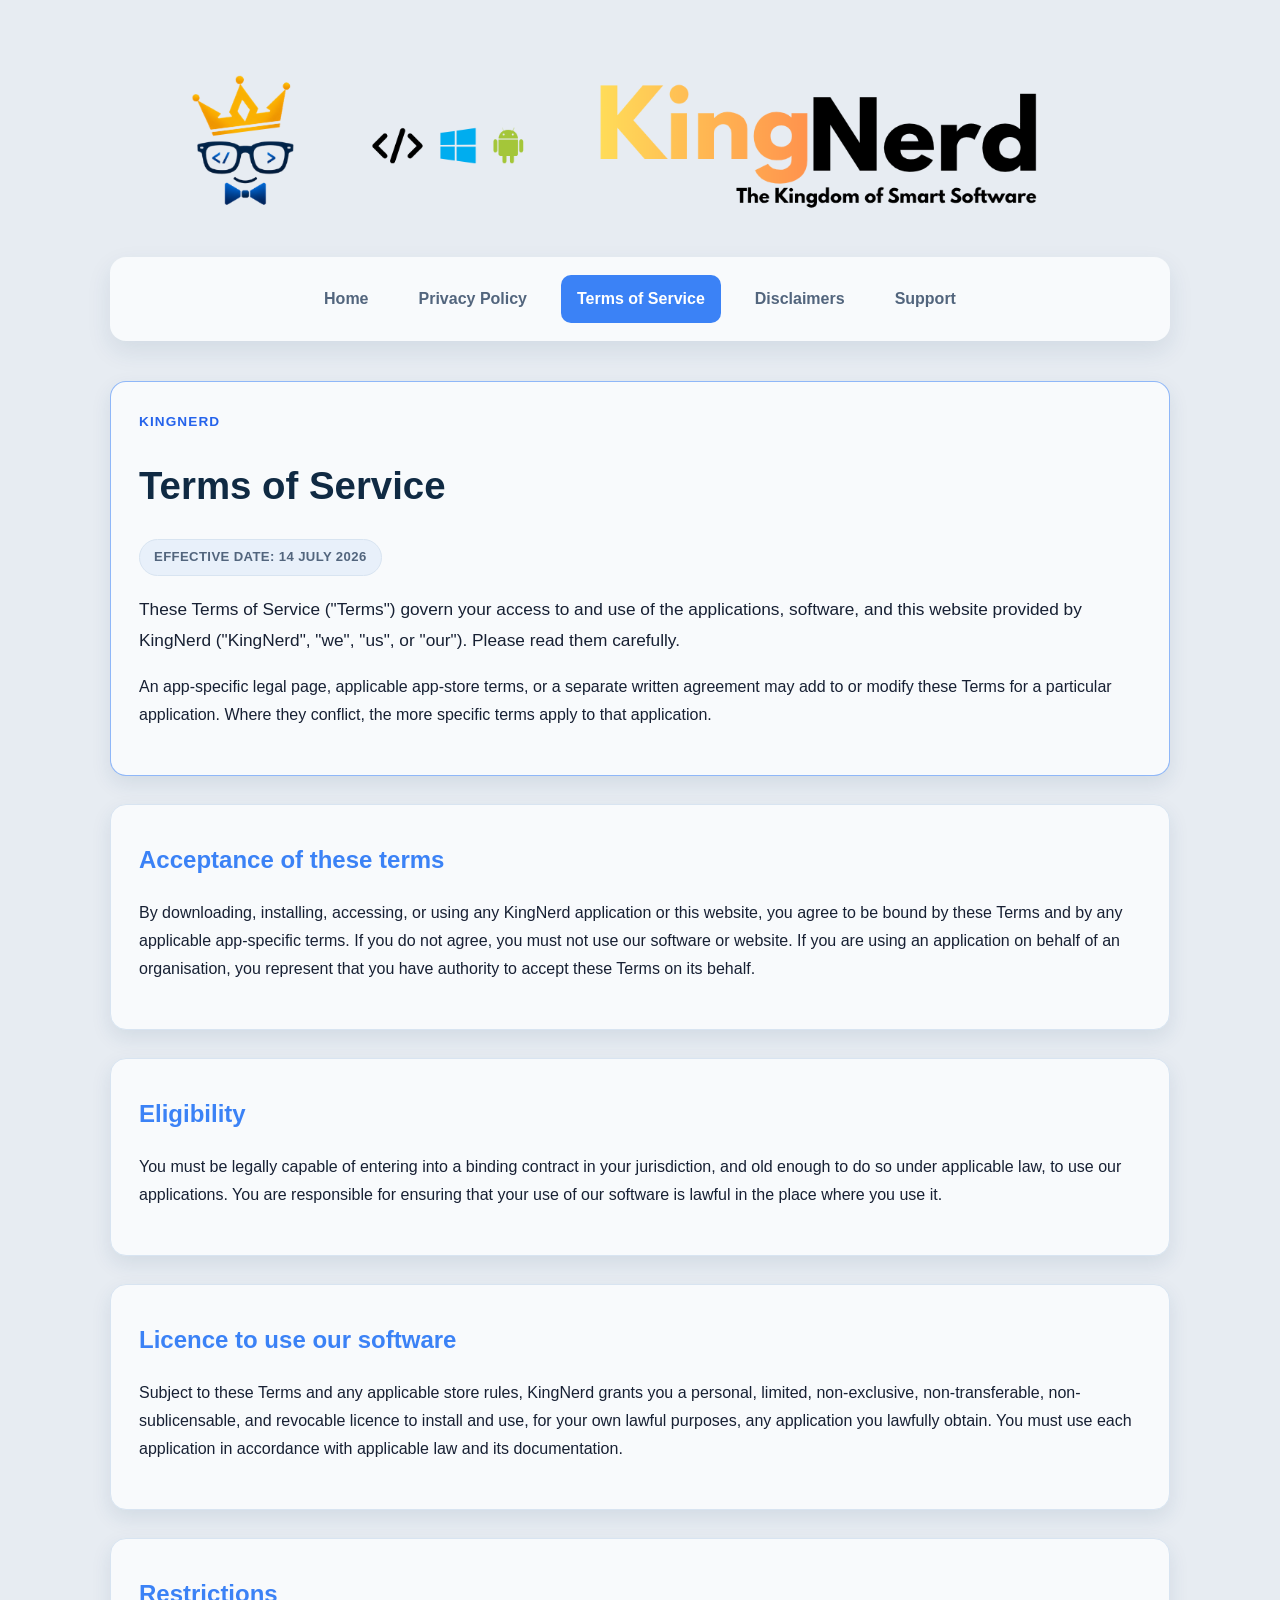
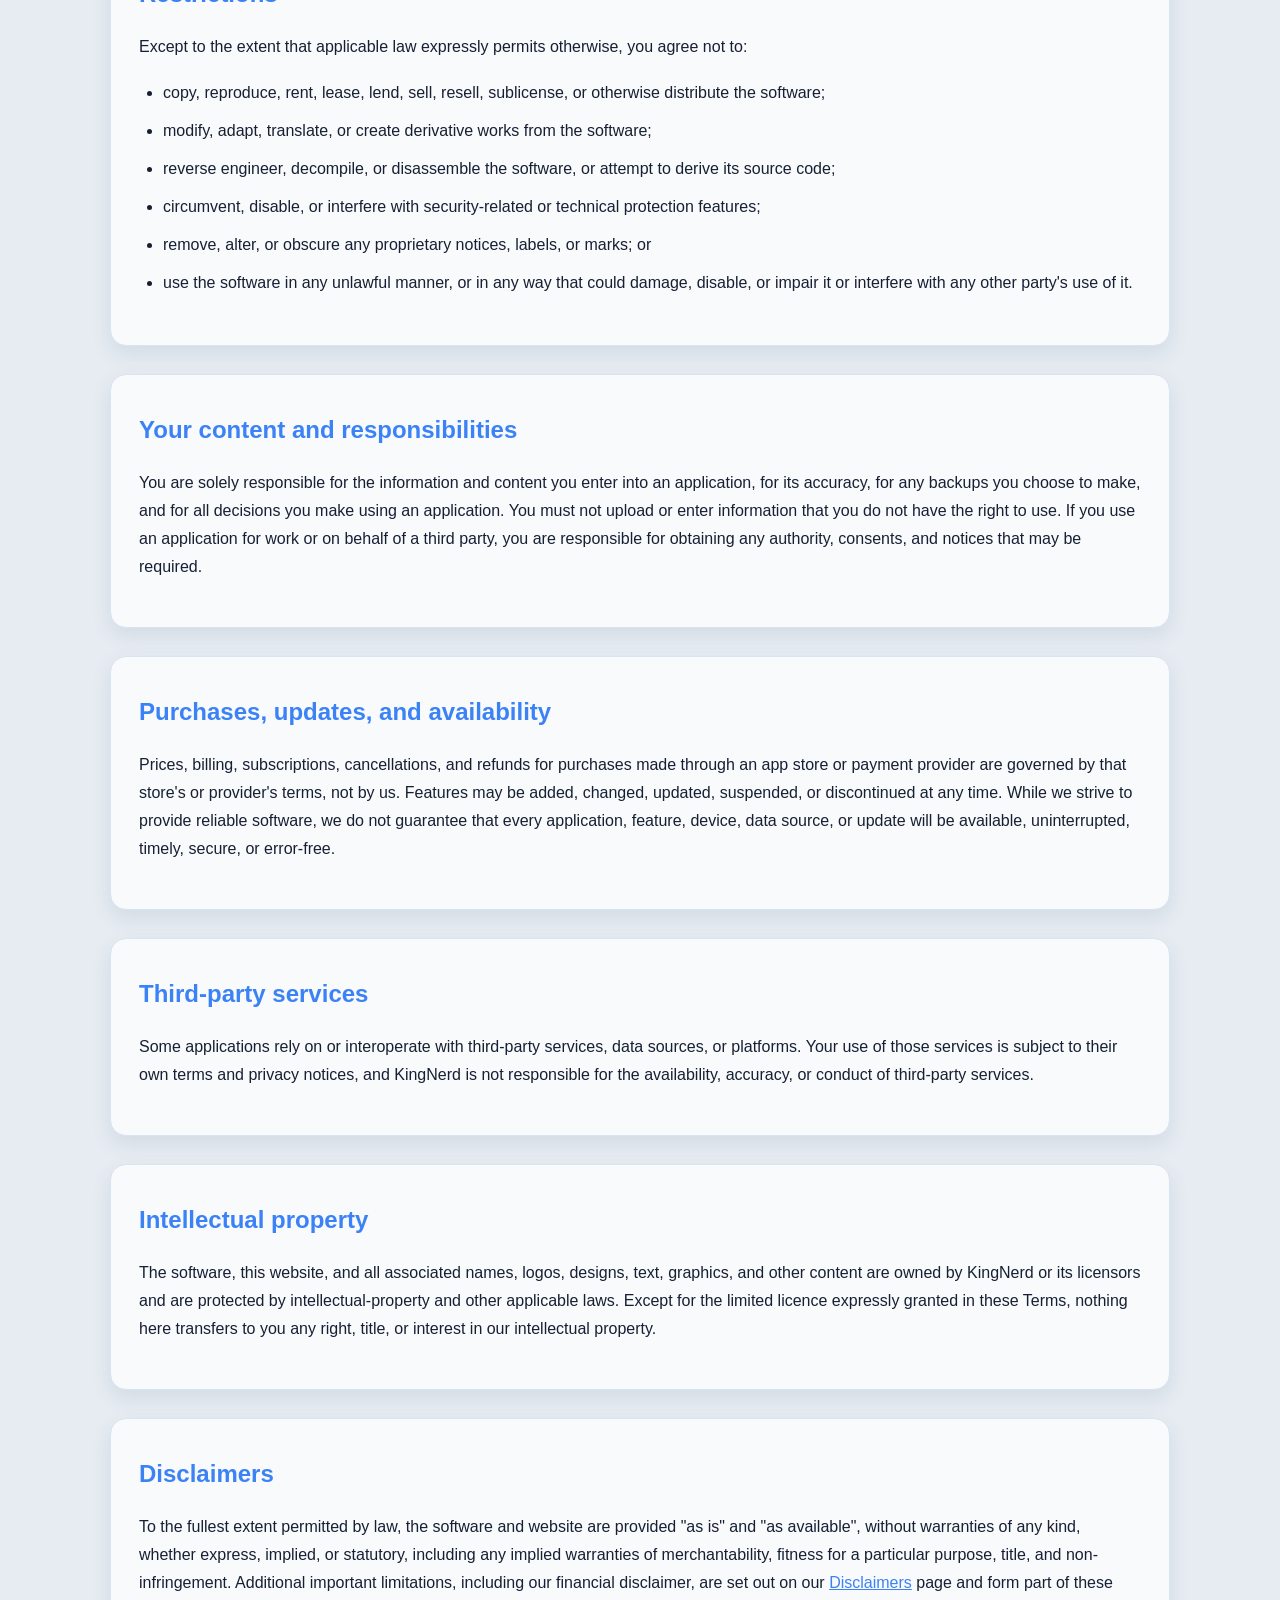
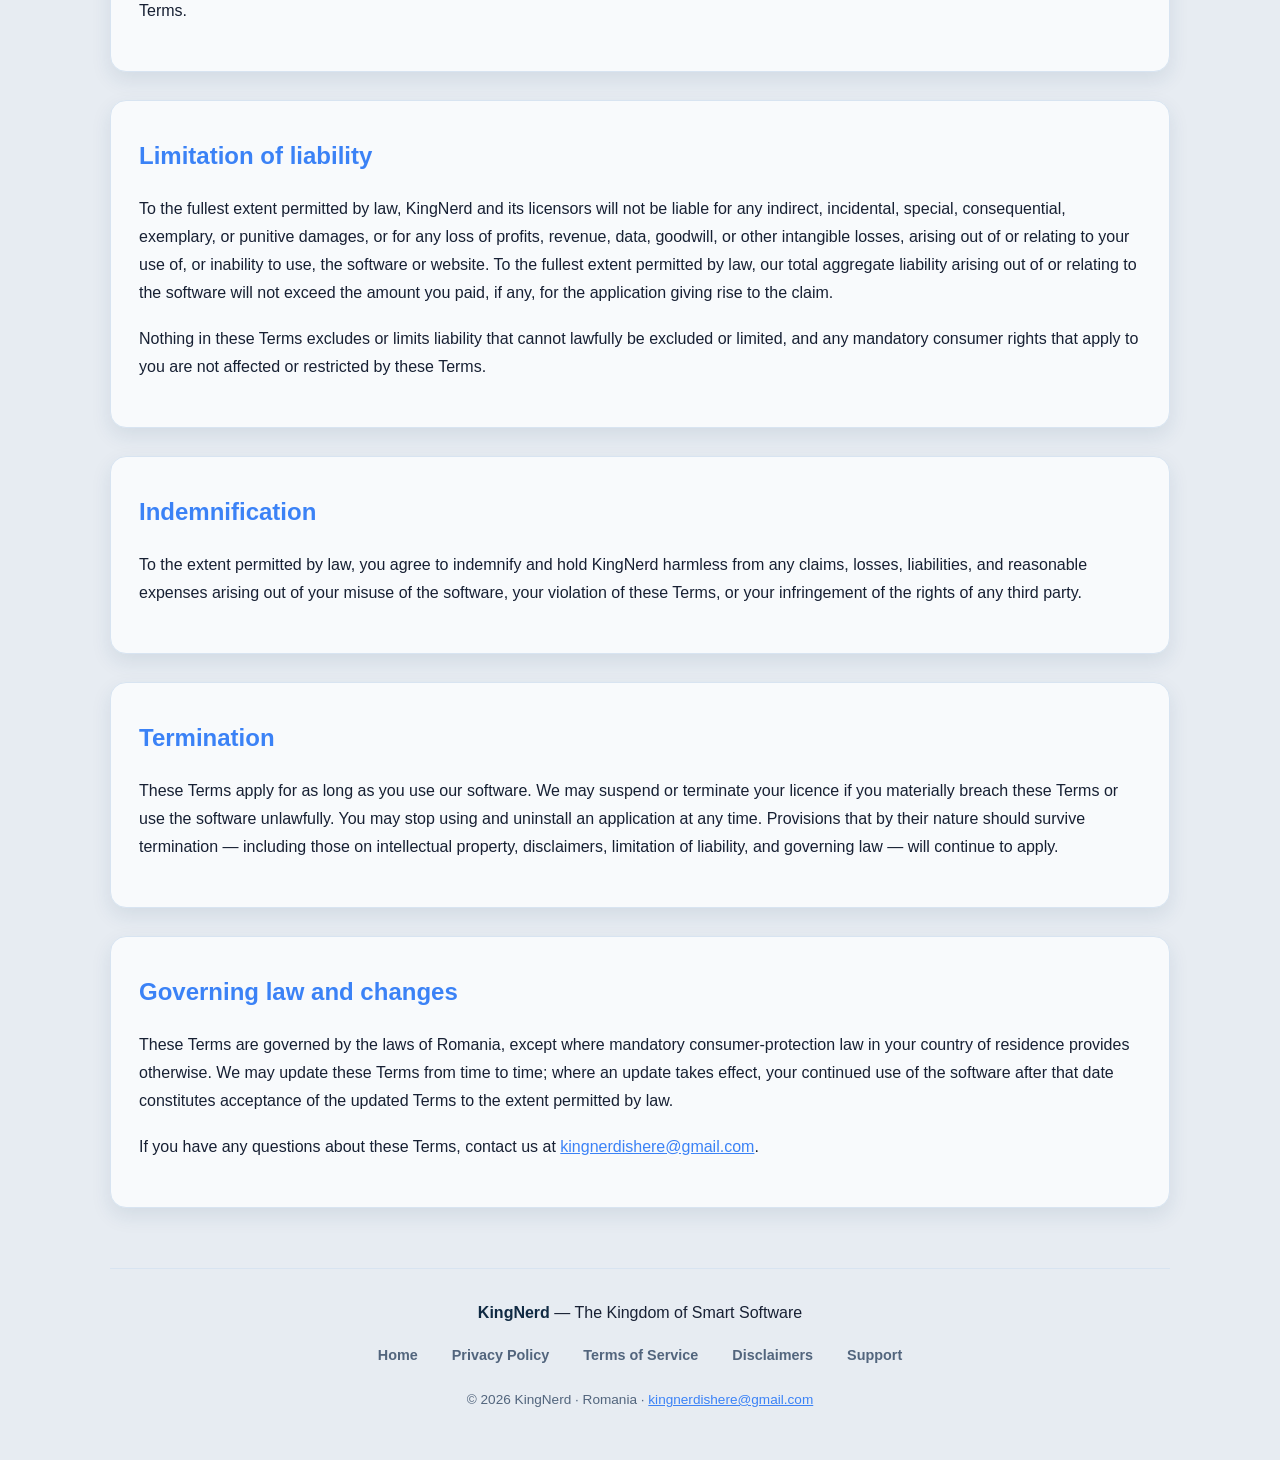
<file: terms.html>
<!doctype html>
<html lang="en">

<head>
  <meta charset="utf-8">
  <meta name="viewport" content="width=device-width, initial-scale=1">
  <meta name="description" content="The KingNerd Terms of Service governing use of our Windows and Android applications and this website.">
  <title>Terms of Service | KingNerd</title>
  <link rel="stylesheet" href="css/style.css">
</head>

<body>
  <header class="site-header"><img src="images/Website header design SLIM2.png" alt="KingNerd — Windows and Android applications"></header>
  <nav aria-label="Primary navigation">
    <a href="index.html">Home</a>
    <a href="privacy.html">Privacy Policy</a>
    <a aria-current="page" href="terms.html">Terms of Service</a>
    <a href="disclaimer.html">Disclaimers</a>
    <a href="support.html">Support</a>
  </nav>
  <main>
    <section class="card hero">
      <p class="eyebrow">KingNerd</p>
      <h1>Terms of Service</h1>
      <p class="doc-meta">Effective date: 14 July 2026</p>
      <p class="lead">These Terms of Service ("Terms") govern your access to and use of the applications, software,
        and this website provided by KingNerd ("KingNerd", "we", "us", or "our"). Please read them carefully.</p>
      <p>An app-specific legal page, applicable app-store terms, or a separate written agreement may add to or
        modify these Terms for a particular application. Where they conflict, the more specific terms apply to that
        application.</p>
    </section>

    <section class="card">
      <h2>Acceptance of these terms</h2>
      <p>By downloading, installing, accessing, or using any KingNerd application or this website, you agree to be
        bound by these Terms and by any applicable app-specific terms. If you do not agree, you must not use our
        software or website. If you are using an application on behalf of an organisation, you represent that you
        have authority to accept these Terms on its behalf.</p>
    </section>

    <section class="card">
      <h2>Eligibility</h2>
      <p>You must be legally capable of entering into a binding contract in your jurisdiction, and old enough to do
        so under applicable law, to use our applications. You are responsible for ensuring that your use of our
        software is lawful in the place where you use it.</p>
    </section>

    <section class="card">
      <h2>Licence to use our software</h2>
      <p>Subject to these Terms and any applicable store rules, KingNerd grants you a personal, limited,
        non-exclusive, non-transferable, non-sublicensable, and revocable licence to install and use, for your own
        lawful purposes, any application you lawfully obtain. You must use each application in accordance with
        applicable law and its documentation.</p>
    </section>

    <section class="card">
      <h2>Restrictions</h2>
      <p>Except to the extent that applicable law expressly permits otherwise, you agree not to:</p>
      <ul>
        <li>copy, reproduce, rent, lease, lend, sell, resell, sublicense, or otherwise distribute the software;</li>
        <li>modify, adapt, translate, or create derivative works from the software;</li>
        <li>reverse engineer, decompile, or disassemble the software, or attempt to derive its source code;</li>
        <li>circumvent, disable, or interfere with security-related or technical protection features;</li>
        <li>remove, alter, or obscure any proprietary notices, labels, or marks; or</li>
        <li>use the software in any unlawful manner, or in any way that could damage, disable, or impair it or
          interfere with any other party's use of it.</li>
      </ul>
    </section>

    <section class="card">
      <h2>Your content and responsibilities</h2>
      <p>You are solely responsible for the information and content you enter into an application, for its accuracy,
        for any backups you choose to make, and for all decisions you make using an application. You must not upload
        or enter information that you do not have the right to use. If you use an application for work or on behalf
        of a third party, you are responsible for obtaining any authority, consents, and notices that may be
        required.</p>
    </section>

    <section class="card">
      <h2>Purchases, updates, and availability</h2>
      <p>Prices, billing, subscriptions, cancellations, and refunds for purchases made through an app store or
        payment provider are governed by that store's or provider's terms, not by us. Features may be added,
        changed, updated, suspended, or discontinued at any time. While we strive to provide reliable software, we
        do not guarantee that every application, feature, device, data source, or update will be available,
        uninterrupted, timely, secure, or error-free.</p>
    </section>

    <section class="card">
      <h2>Third-party services</h2>
      <p>Some applications rely on or interoperate with third-party services, data sources, or platforms. Your use
        of those services is subject to their own terms and privacy notices, and KingNerd is not responsible for
        the availability, accuracy, or conduct of third-party services.</p>
    </section>

    <section class="card">
      <h2>Intellectual property</h2>
      <p>The software, this website, and all associated names, logos, designs, text, graphics, and other content
        are owned by KingNerd or its licensors and are protected by intellectual-property and other applicable
        laws. Except for the limited licence expressly granted in these Terms, nothing here transfers to you any
        right, title, or interest in our intellectual property.</p>
    </section>

    <section class="card">
      <h2>Disclaimers</h2>
      <p>To the fullest extent permitted by law, the software and website are provided "as is" and "as available",
        without warranties of any kind, whether express, implied, or statutory, including any implied warranties of
        merchantability, fitness for a particular purpose, title, and non-infringement. Additional important
        limitations, including our financial disclaimer, are set out on our
        <a href="disclaimer.html">Disclaimers</a> page and form part of these Terms.</p>
    </section>

    <section class="card">
      <h2>Limitation of liability</h2>
      <p>To the fullest extent permitted by law, KingNerd and its licensors will not be liable for any indirect,
        incidental, special, consequential, exemplary, or punitive damages, or for any loss of profits, revenue,
        data, goodwill, or other intangible losses, arising out of or relating to your use of, or inability to use,
        the software or website. To the fullest extent permitted by law, our total aggregate liability arising out
        of or relating to the software will not exceed the amount you paid, if any, for the application giving rise
        to the claim.</p>
      <p>Nothing in these Terms excludes or limits liability that cannot lawfully be excluded or limited, and any
        mandatory consumer rights that apply to you are not affected or restricted by these Terms.</p>
    </section>

    <section class="card">
      <h2>Indemnification</h2>
      <p>To the extent permitted by law, you agree to indemnify and hold KingNerd harmless from any claims, losses,
        liabilities, and reasonable expenses arising out of your misuse of the software, your violation of these
        Terms, or your infringement of the rights of any third party.</p>
    </section>

    <section class="card">
      <h2>Termination</h2>
      <p>These Terms apply for as long as you use our software. We may suspend or terminate your licence if you
        materially breach these Terms or use the software unlawfully. You may stop using and uninstall an
        application at any time. Provisions that by their nature should survive termination — including those on
        intellectual property, disclaimers, limitation of liability, and governing law — will continue to apply.</p>
    </section>

    <section class="card">
      <h2>Governing law and changes</h2>
      <p>These Terms are governed by the laws of Romania, except where mandatory consumer-protection law in your
        country of residence provides otherwise. We may update these Terms from time to time; where an update takes
        effect, your continued use of the software after that date constitutes acceptance of the updated Terms to
        the extent permitted by law.</p>
      <p>If you have any questions about these Terms, contact us at
        <a href="mailto:kingnerdishere@gmail.com">kingnerdishere@gmail.com</a>.</p>
    </section>
  </main>

  <footer>
    <p class="footer-brand"><strong>KingNerd</strong> — The Kingdom of Smart Software</p>
    <nav class="footer-nav" aria-label="Footer navigation">
      <a href="index.html">Home</a>
      <a href="privacy.html">Privacy Policy</a>
      <a href="terms.html">Terms of Service</a>
      <a href="disclaimer.html">Disclaimers</a>
      <a href="support.html">Support</a>
    </nav>
    <p class="footer-legal">© 2026 KingNerd · Romania · <a href="mailto:kingnerdishere@gmail.com">kingnerdishere@gmail.com</a></p>
  </footer>
</body>

</html>
</file>
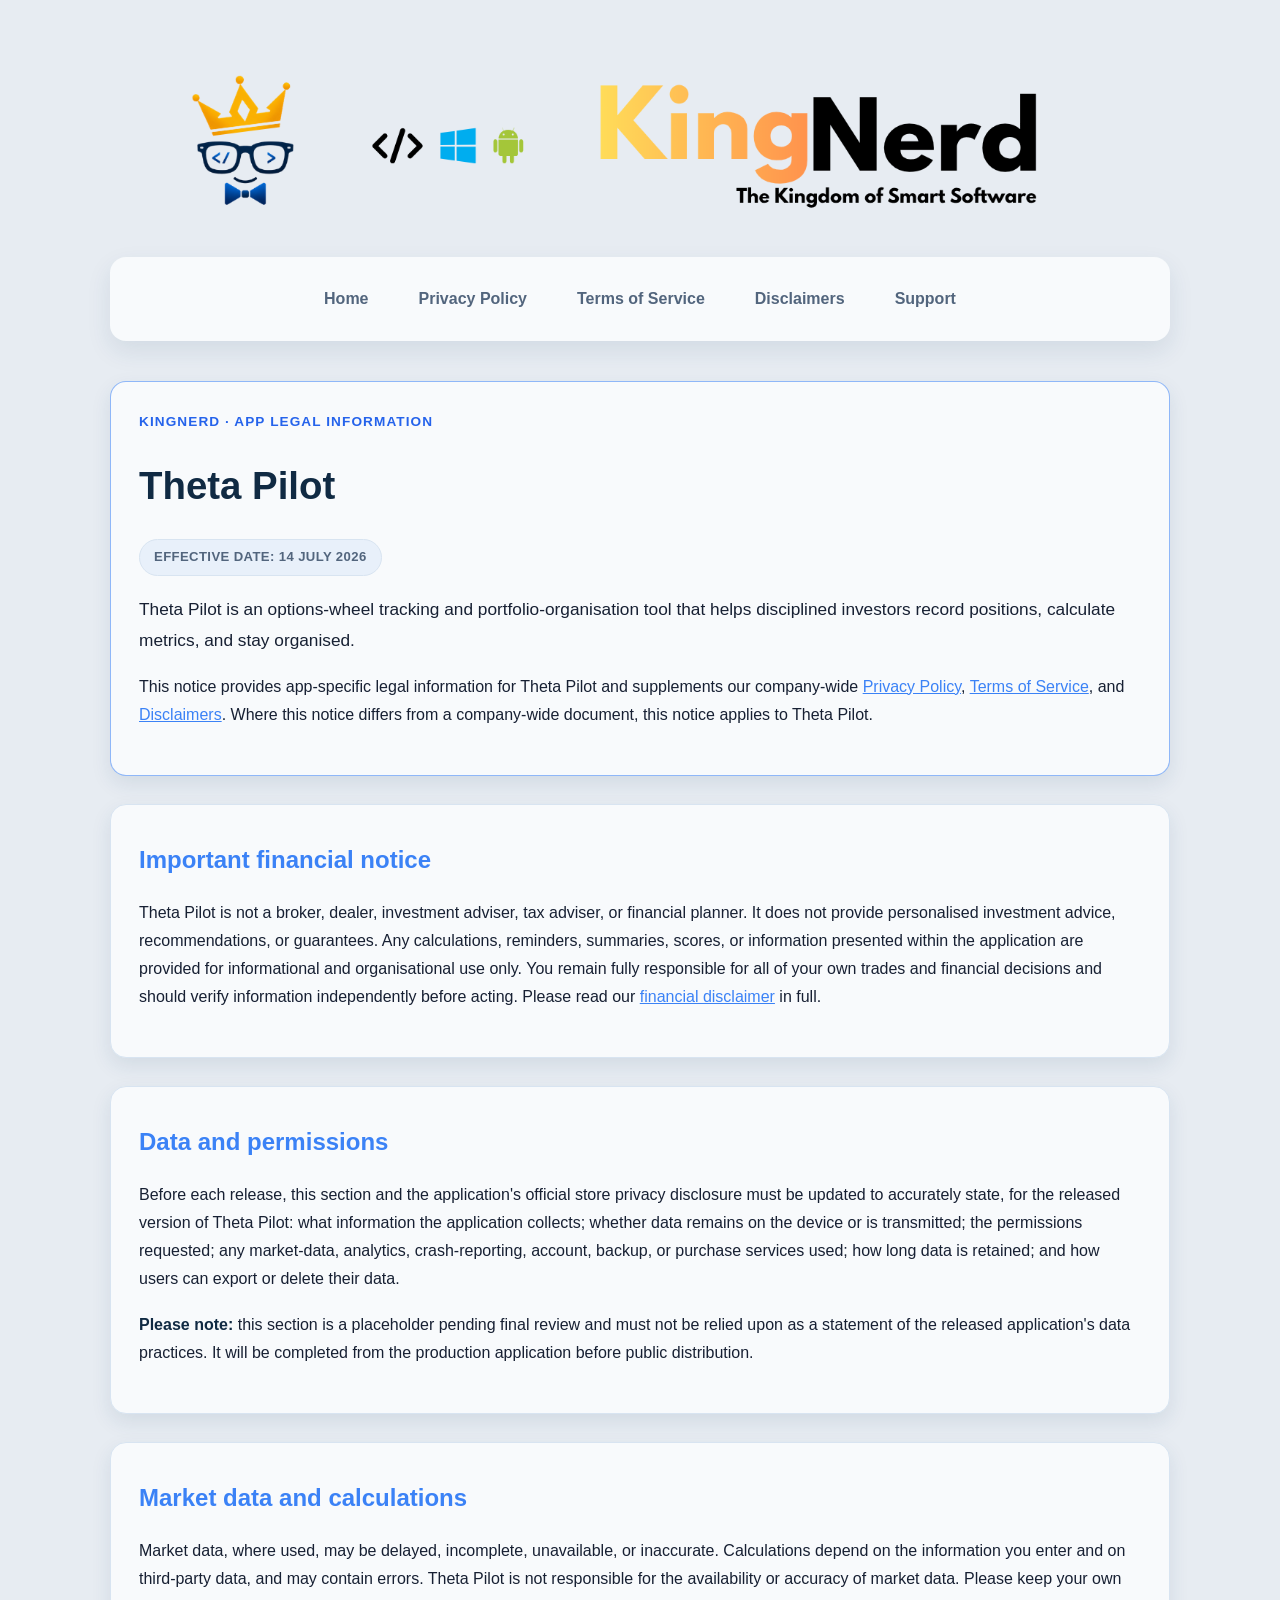
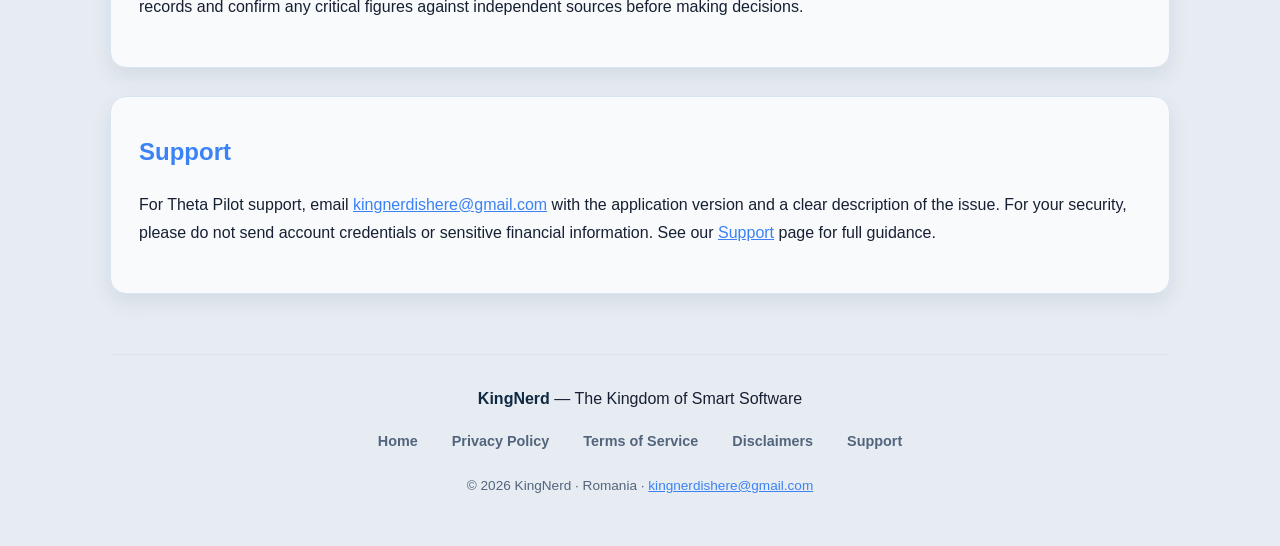
<file: theta-pilot.html>
<!doctype html>
<html lang="en">

<head>
  <meta charset="utf-8">
  <meta name="viewport" content="width=device-width, initial-scale=1">
  <meta name="description" content="Theta Pilot app-specific legal information, supplementing the KingNerd Privacy Policy, Terms of Service, and Disclaimers.">
  <title>Theta Pilot | KingNerd</title>
  <link rel="stylesheet" href="css/style.css">
</head>

<body>
  <header class="site-header"><img src="images/Website header design SLIM2.png" alt="KingNerd — Windows and Android applications"></header>
  <nav aria-label="Primary navigation">
    <a href="index.html">Home</a>
    <a href="privacy.html">Privacy Policy</a>
    <a href="terms.html">Terms of Service</a>
    <a href="disclaimer.html">Disclaimers</a>
    <a href="support.html">Support</a>
  </nav>
  <main>
    <section class="card hero">
      <p class="eyebrow">KingNerd · App legal information</p>
      <h1>Theta Pilot</h1>
      <p class="doc-meta">Effective date: 14 July 2026</p>
      <p class="lead">Theta Pilot is an options-wheel tracking and portfolio-organisation tool that helps
        disciplined investors record positions, calculate metrics, and stay organised.</p>
      <p>This notice provides app-specific legal information for Theta Pilot and supplements our company-wide
        <a href="privacy.html">Privacy Policy</a>, <a href="terms.html">Terms of Service</a>, and
        <a href="disclaimer.html">Disclaimers</a>. Where this notice differs from a company-wide document, this
        notice applies to Theta Pilot.</p>
    </section>

    <section class="card">
      <h2>Important financial notice</h2>
      <p>Theta Pilot is not a broker, dealer, investment adviser, tax adviser, or financial planner. It does not
        provide personalised investment advice, recommendations, or guarantees. Any calculations, reminders,
        summaries, scores, or information presented within the application are provided for informational and
        organisational use only. You remain fully responsible for all of your own trades and financial decisions
        and should verify information independently before acting. Please read our
        <a href="disclaimer.html">financial disclaimer</a> in full.</p>
    </section>

    <section class="card">
      <h2>Data and permissions</h2>
      <p>Before each release, this section and the application's official store privacy disclosure must be updated
        to accurately state, for the released version of Theta Pilot: what information the application collects;
        whether data remains on the device or is transmitted; the permissions requested; any market-data,
        analytics, crash-reporting, account, backup, or purchase services used; how long data is retained; and how
        users can export or delete their data.</p>
      <p><strong>Please note:</strong> this section is a placeholder pending final review and must not be relied
        upon as a statement of the released application's data practices. It will be completed from the production
        application before public distribution.</p>
    </section>

    <section class="card">
      <h2>Market data and calculations</h2>
      <p>Market data, where used, may be delayed, incomplete, unavailable, or inaccurate. Calculations depend on
        the information you enter and on third-party data, and may contain errors. Theta Pilot is not responsible
        for the availability or accuracy of market data. Please keep your own records and confirm any critical
        figures against independent sources before making decisions.</p>
    </section>

    <section class="card">
      <h2>Support</h2>
      <p>For Theta Pilot support, email
        <a href="mailto:kingnerdishere@gmail.com?subject=Theta%20Pilot%20Support">kingnerdishere@gmail.com</a>
        with the application version and a clear description of the issue. For your security, please do not send
        account credentials or sensitive financial information. See our <a href="support.html">Support</a> page
        for full guidance.</p>
    </section>
  </main>

  <footer>
    <p class="footer-brand"><strong>KingNerd</strong> — The Kingdom of Smart Software</p>
    <nav class="footer-nav" aria-label="Footer navigation">
      <a href="index.html">Home</a>
      <a href="privacy.html">Privacy Policy</a>
      <a href="terms.html">Terms of Service</a>
      <a href="disclaimer.html">Disclaimers</a>
      <a href="support.html">Support</a>
    </nav>
    <p class="footer-legal">© 2026 KingNerd · Romania · <a href="mailto:kingnerdishere@gmail.com">kingnerdishere@gmail.com</a></p>
  </footer>
</body>

</html>
</file>
<file: css/style.css>
/* ==========================================================
   KingNerd Legal Center
   Modern Responsive Light Theme
   ========================================================== */

:root {

    --bg: #e7ecf2;
    --card: #f8fafc;
    --card-hover: #f3f7fb;

    --primary: #3b82f6;
    --primary-hover: #2563eb;

    --text: #172033;
    --secondary: #52657d;

    --border: #d8e4f1;

    --shadow: rgba(30, 64, 110, .10);

    --radius: 16px;

    --max-width: 1100px;
}

/* ========================================================== */

* {

    margin: 0;
    padding: 0;
    box-sizing: border-box;

}

/* ========================================================== */

html {

    scroll-behavior: smooth;

}

/* ========================================================== */

body {

    background: var(--bg);

    color: var(--text);

    font-family:

        "Segoe UI",
        Roboto,
        Arial,
        sans-serif;

    line-height: 1.75;

    max-width: var(--max-width);

    margin: auto;

    padding: 40px 20px;

}

/* ========================================================== */

.site-header {
    margin-bottom: 20px;
}

.site-header img {
    display: block;
    width: 100%;
    height: auto;
}

/* ========================================================== */

nav {

    display: flex;

    flex-wrap: wrap;

    justify-content: center;

    gap: 18px;

    margin-bottom: 40px;

    padding: 18px;

    background: var(--card);

    border-radius: var(--radius);

    box-shadow: 0 10px 25px var(--shadow);

}

/* ========================================================== */

nav a {

    color: var(--secondary);

    text-decoration: none;

    font-weight: 600;

    transition: .25s;

    padding: 10px 16px;

    border-radius: 10px;

}

nav a:hover {

    background: var(--primary);

    color: white;

}

nav a[aria-current="page"] {
    background: var(--primary);
    color: white;
}

/* ========================================================== */

.card {

    background: var(--card);

    padding: 28px;

    margin-bottom: 28px;

    border-radius: var(--radius);

    border: 1px solid var(--border);

    box-shadow: 0 8px 20px var(--shadow);

    transition: .25s;

}

.card:hover {
    background: var(--card-hover);
}

.hero {
    border-color: rgba(59, 130, 246, .55);
}

.eyebrow {
    color: var(--primary-hover);
    font-size: .85rem;
    font-weight: 700;
    letter-spacing: .08em;
    text-transform: uppercase;
}

.app-grid {
    display: grid;
    grid-template-columns: repeat(auto-fit, minmax(220px, 1fr));
    gap: 18px;
    margin-bottom: 20px;
}

.app-card {
    padding: 20px;
    background: #f5f9ff;
    border: 1px solid var(--border);
    border-radius: 12px;
}

.muted {
    color: var(--secondary);
}

/* ========================================================== */

h1 {

    font-size: 2.4rem;

    margin-bottom: 20px;

    color: #102a43;

}

h2 {

    color: var(--primary);

    margin-bottom: 18px;

    margin-top: 6px;

}

h3 {

    margin-top: 20px;

    margin-bottom: 10px;

}

/* ========================================================== */

p {

    margin-bottom: 18px;

}

/* ========================================================== */

ul {

    margin-left: 24px;

    margin-bottom: 20px;

}

li {

    margin-bottom: 10px;

}

/* ========================================================== */

a {

    color: var(--primary);

}

a:hover {

    color: var(--primary-hover);

}

/* ========================================================== */

strong {

    color: #102a43;

}

/* ========================================================== */

footer {

    margin-top: 60px;

    padding: 30px 24px 8px;

    border-top: 1px solid var(--border);

    text-align: center;

    color: var(--secondary);

    font-size: .9rem;

}

footer p {
    margin-bottom: 12px;
}

.footer-brand {
    color: var(--text);
    font-size: 1rem;
}

.footer-nav {
    display: flex;
    flex-wrap: wrap;
    justify-content: center;
    gap: 8px 22px;
    margin-bottom: 16px;
    padding: 0;
    background: none;
    border-radius: 0;
    box-shadow: none;
}

.footer-nav a {
    color: var(--secondary);
    text-decoration: none;
    font-weight: 600;
    padding: 4px 6px;
    border-radius: 8px;
    transition: .25s;
}

.footer-nav a:hover {
    color: var(--primary-hover);
    background: none;
}

.footer-legal {
    font-size: .85rem;
    margin-bottom: 0;
}

/* ---- Document meta (effective / updated dates) ---- */

.doc-meta {
    display: inline-block;
    font-size: .82rem;
    font-weight: 600;
    letter-spacing: .03em;
    text-transform: uppercase;
    color: var(--secondary);
    background: #e8f0fa;
    border: 1px solid var(--border);
    padding: 6px 14px;
    border-radius: 999px;
    margin-bottom: 18px;
}

.contact-logo {
    display: block;
    width: 120px;
    height: auto;
    margin: 8px 0 4px;
    border-radius: 16px;
}

.lead {
    font-size: 1.08rem;
}

/* ========================================================== */

code {

    background: #e8f0fa;

    padding: 3px 8px;

    border-radius: 6px;

    font-family: Consolas, monospace;

}

/* ========================================================== */

table {

    width: 100%;

    border-collapse: collapse;

    margin-top: 20px;

    margin-bottom: 20px;

}

th {

    background: var(--primary);

    color: white;

    padding: 14px;

}

td {

    padding: 14px;

    border-bottom: 1px solid var(--border);

}

tr:hover {

    background: #f3f8ff;

}

/* ========================================================== */

blockquote {

    border-left: 5px solid var(--primary);

    padding-left: 18px;

    margin: 20px 0;

    color: var(--secondary);

    font-style: italic;

}

/* ========================================================== */

hr {

    border: none;

    height: 1px;

    background: var(--border);

    margin: 35px 0;

}

/* ========================================================== */

.button {

    display: inline-block;

    background: var(--primary);

    color: white;

    padding: 12px 22px;

    border-radius: 12px;

    text-decoration: none;

    transition: .25s;

    font-weight: 600;

}

.button:hover {

    background: var(--primary-hover);

    color: white;

}

/* ========================================================== */

@media (max-width:900px) {

    body {

        padding: 20px;

    }

    nav {

        justify-content: flex-start;

    }

}

/* ========================================================== */

@media (max-width:600px) {

    h1 {

        font-size: 2rem;

    }

    .card {

        padding: 20px;

    }

    nav {

        flex-direction: column;

        align-items: stretch;

    }

    nav a {

        text-align: center;

    }

}

/* ========================================================== */

::selection {

    background: var(--primary);

    color: white;

}

/* ========================================================== */

::-webkit-scrollbar {

    width: 10px;

}

::-webkit-scrollbar-thumb {

    background: #3b82f6;

    border-radius: 20px;

}

::-webkit-scrollbar-track {

    background: #eaf1f8;

}

/* ========================================================== */
</file>
